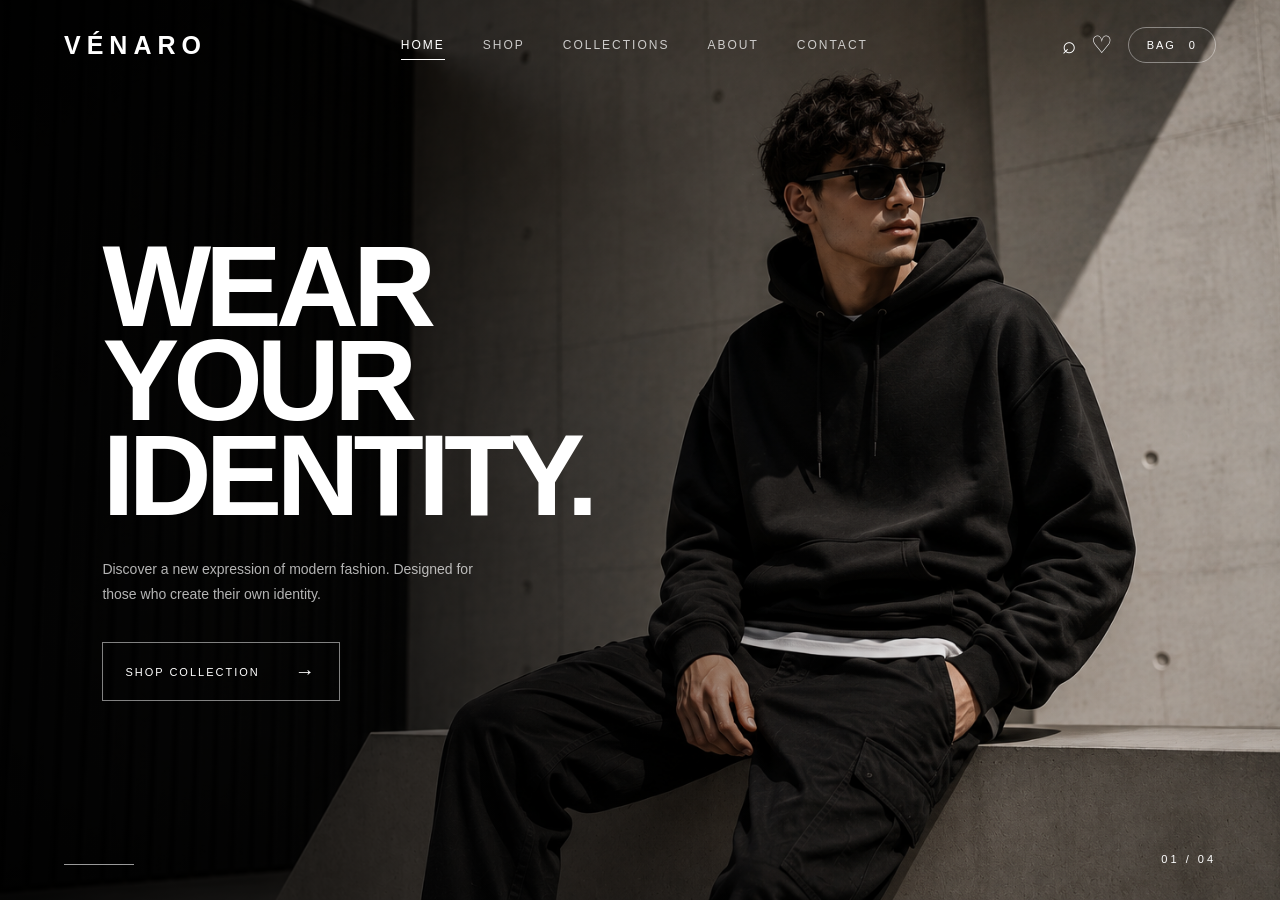
<file: index.html>
<!DOCTYPE html>

<html lang="en">

<head>
    <meta charset="UTF-8">
    <meta name="viewport" content="width=device-width, initial-scale=1.0">

<title>VÉNARO — Wear Your Identity</title>

<link rel="stylesheet" href="css/style.css">

</head>

<body>

<!-- ================= HEADER ================= -->

<header class="header">

    <a href="index.html" class="logo">
        VÉNARO
    </a>

    <nav class="navbar">

        <a href="index.html" class="active">
            Home
        </a>

        <a href="./shop.html">
            Shop
        </a>

        <!-- CHANGED: Collections -->
        <a href="collections.html">
            Collections
        </a>

        <a href="./about.html">
            About
        </a>

        <a href="./contact.html">
            Contact
        </a>

    </nav>

    <div class="header-actions">

        <button class="icon-btn" id="searchBtn">
            ⌕
        </button>

        <button class="icon-btn" id="wishlistBtn">
            ♡
        </button>

        <button class="cart-btn" id="cartBtn">
            Bag <span>0</span>
        </button>

    </div>

</header>


<!-- ================= HERO ================= -->

<main>

    <section class="hero">

        <div class="hero-image">

            <img
                src="images/Hero.png"
                alt="Vénaro Fashion">

        </div>


        <div class="hero-overlay"></div>


        <div class="hero-content">

            

            <h1>

                <span>WEAR</span>

                <span>YOUR</span>

                <span>IDENTITY.</span>

            </h1>


            <p class="hero-description">
                Discover a new expression of modern fashion.
                Designed for those who create their own identity.
            </p>


            <a
                href="./shop.html"
                class="hero-btn">

                <span>
                    SHOP COLLECTION
                </span>

                <span class="arrow">
                    →
                </span>

            </a>

        </div>


        <div class="hero-bottom">

            <div class="scroll-line"></div>

        </div>


        <div class="hero-number">
            01 / 04
        </div>

    </section>


</main>


<script src="js/main.js"></script>

</body>

</html>
</file>
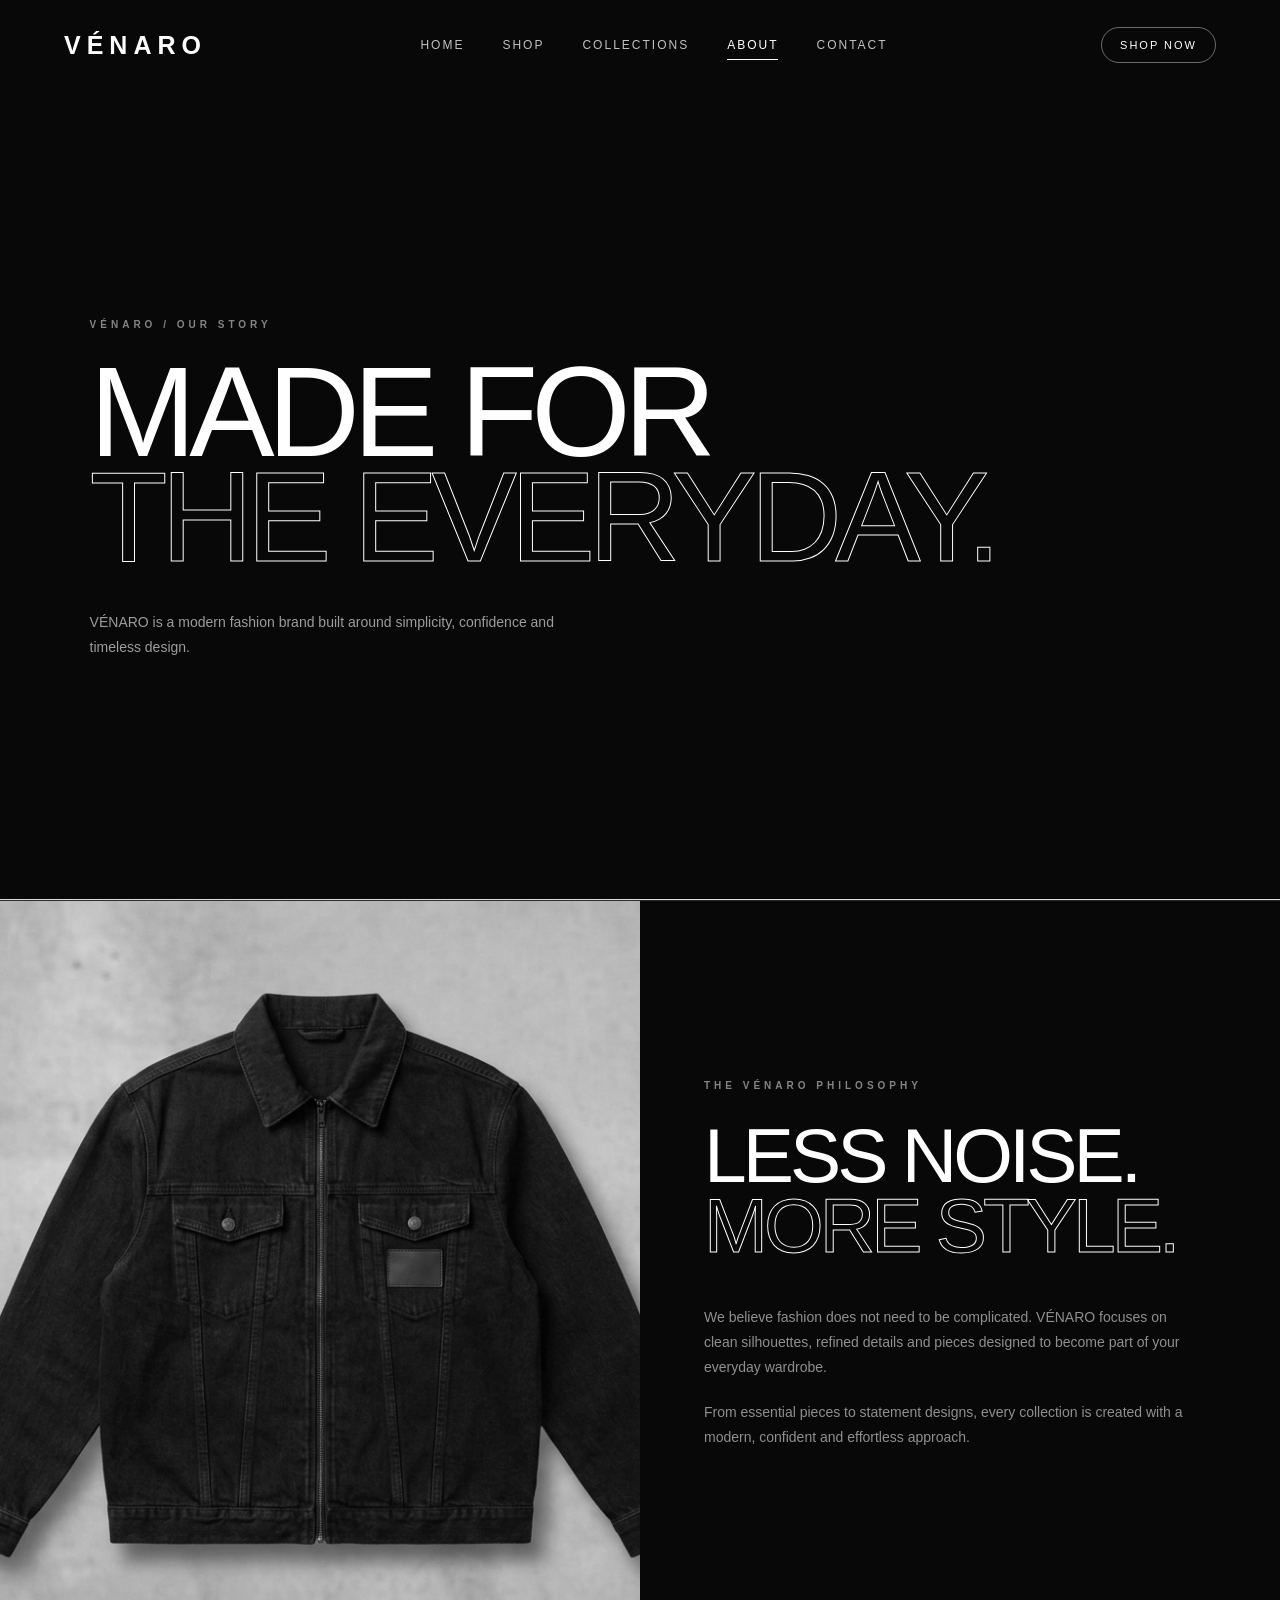
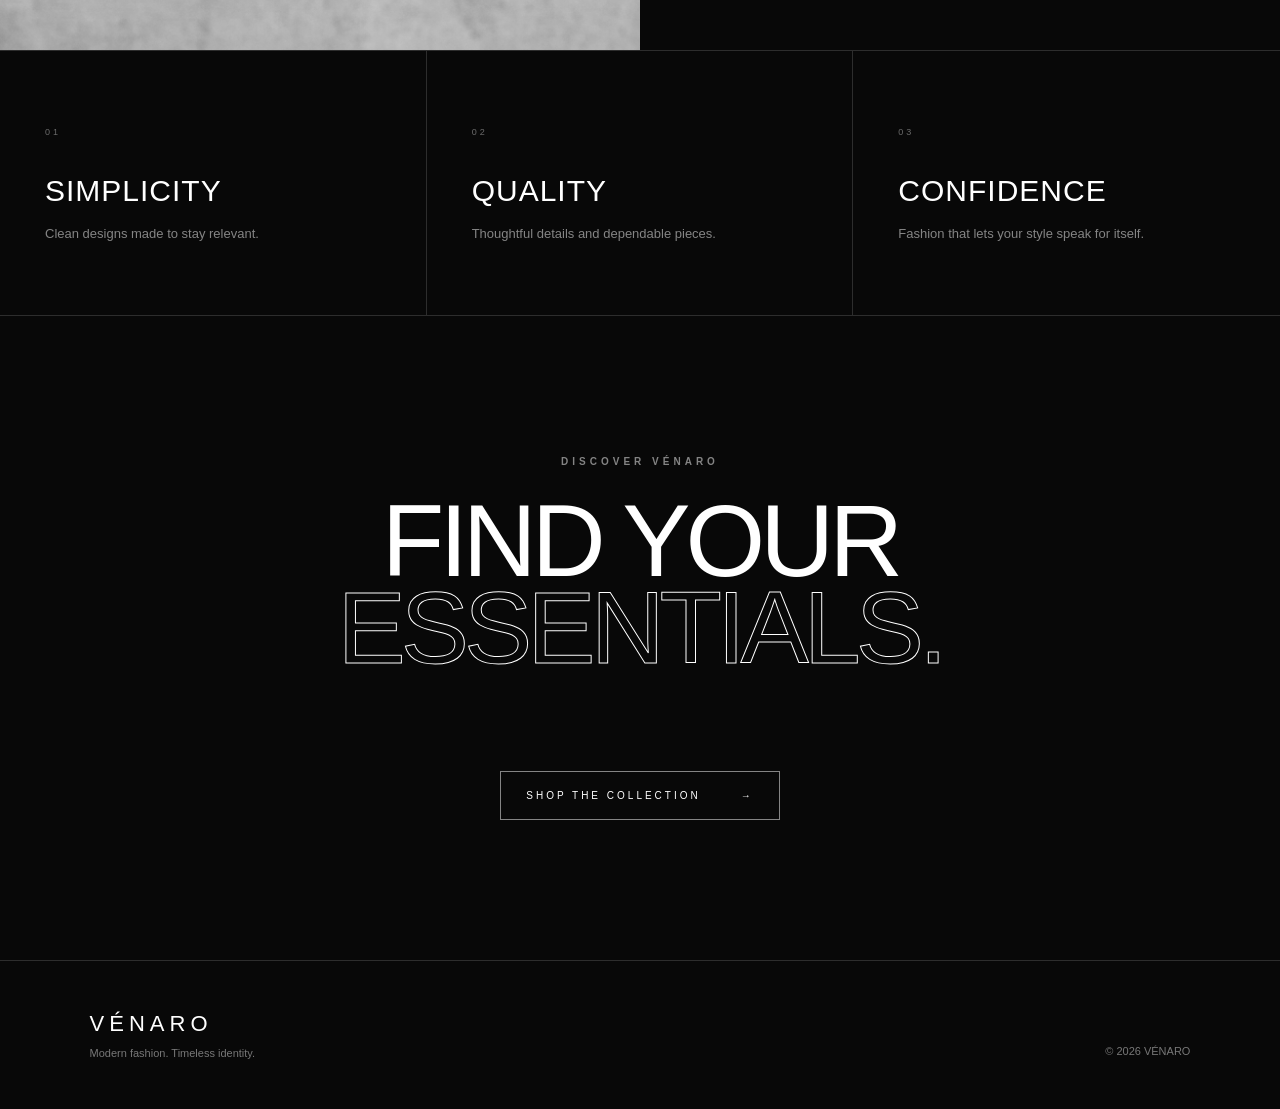
<file: about.html>
<!DOCTYPE html>
<html lang="en">

<head>

    <meta charset="UTF-8">

    <meta
        name="viewport"
        content="width=device-width, initial-scale=1.0">

    <title>About — VÉNARO</title>

    <link
        rel="stylesheet"
        href="css/style.css">

</head>

<body class="about-page">


    <!-- HEADER -->

    <header class="header">

        <a
            href="index.html"
            class="logo">

            VÉNARO

        </a>


        <nav class="navbar">

            <a href="index.html">
                Home
            </a>

            <a href="shop.html">
                Shop
            </a>

            <a href="./collections.html">
                Collections
            </a>

            <a href="about.html" class="active">About</a>

            <a href="./contact.html">
                Contact
            </a>

        </nav>


        <div class="header-actions">

            <a
                href="shop.html"
                class="cart-btn">

                SHOP NOW

            </a>

        </div>

    </header>



    <!-- ABOUT HERO -->

    <main>

        <section class="about-hero">

            <p class="about-label">
                VÉNARO / OUR STORY
            </p>

            <h1>
                MADE FOR
                <span>THE EVERYDAY.</span>
            </h1>

            <p class="about-intro">

                VÉNARO is a modern fashion brand built around
                simplicity, confidence and timeless design.

            </p>

        </section>



        <!-- BRAND STORY -->

        <section class="about-story">

            <div class="about-story-image">

                <img
                    src="images/ESSENTIAL JACKET.jpeg"
                    alt="VÉNARO">

            </div>


            <div class="about-story-content">

                <p class="about-label">
                    THE VÉNARO PHILOSOPHY
                </p>

                <h2>
                    LESS NOISE.
                    <span>MORE STYLE.</span>
                </h2>

                <p>

                    We believe fashion does not need to be
                    complicated.

                    VÉNARO focuses on clean silhouettes,
                    refined details and pieces designed to
                    become part of your everyday wardrobe.

                </p>

                <p>

                    From essential pieces to statement designs,
                    every collection is created with a modern,
                    confident and effortless approach.

                </p>

            </div>

        </section>



        <!-- VALUES -->

        <section class="about-values">

            <div class="about-value">

                <span>01</span>

                <h3>
                    SIMPLICITY
                </h3>

                <p>
                    Clean designs made to stay relevant.
                </p>

            </div>


            <div class="about-value">

                <span>02</span>

                <h3>
                    QUALITY
                </h3>

                <p>
                    Thoughtful details and dependable pieces.
                </p>

            </div>


            <div class="about-value">

                <span>03</span>

                <h3>
                    CONFIDENCE
                </h3>

                <p>
                    Fashion that lets your style speak for itself.
                </p>

            </div>

        </section>



        <!-- CTA -->

        <section class="about-cta">

            <p class="about-label">
                DISCOVER VÉNARO
            </p>

            <h2>
                FIND YOUR
                <span>ESSENTIALS.</span>
            </h2>

            <a
                href="shop.html"
                class="success-shop-btn">

                SHOP THE COLLECTION

                <span>→</span>

            </a>

        </section>

    </main>



    <!-- FOOTER -->

    <footer class="footer">

        <div>

            <strong>
                VÉNARO
            </strong>

            <p>
                Modern fashion.
                Timeless identity.
            </p>

        </div>


        <div>

            <span>
                © 2026 VÉNARO
            </span>

        </div>

    </footer>


</body>

</html>
</file>
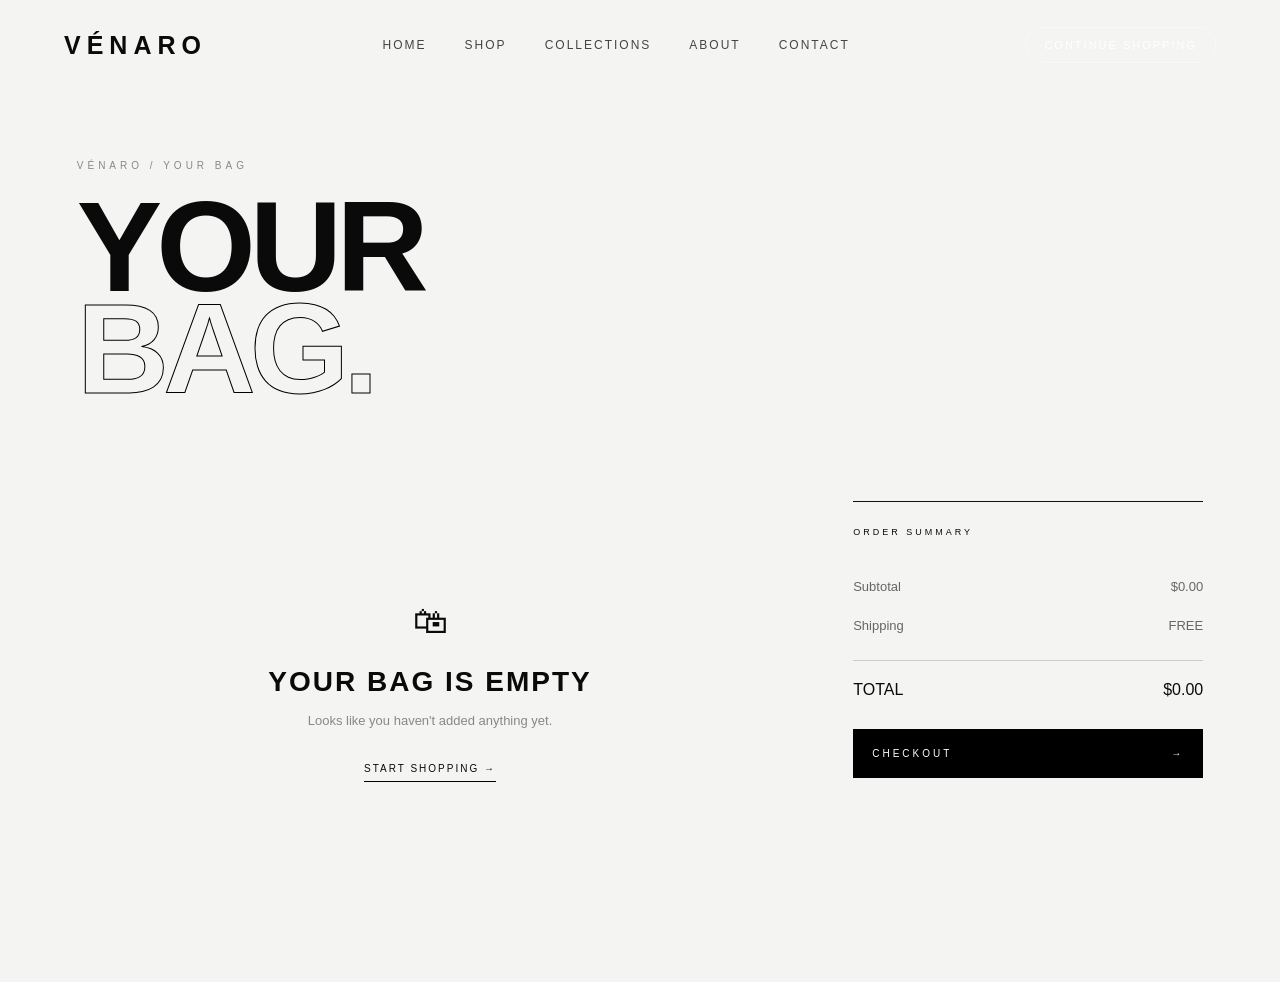
<file: cart.html>
<!DOCTYPE html>
<html lang="en">

<head>

    <meta charset="UTF-8">

    <meta
        name="viewport"
        content="width=device-width, initial-scale=1.0">

    <title>Your Bag — VÉNARO</title>

    <link rel="stylesheet" href="css/style.css">

</head>

<body class="cart-page">


    <!-- HEADER -->

    <header class="header">

        <a href="index.html" class="logo">
            VÉNARO
        </a>


        <nav class="navbar">

            <a href="index.html">
                Home
            </a>

            <a href="shop.html">
                Shop
            </a>

            <a href="./collections.html">
                Collections
            </a>

            <a href="./about.html">
                About
            </a>

            <a href="./contact.html">
                Contact
            </a>

        </nav>


        <div class="header-actions">

            <a href="shop.html" class="cart-btn">
                Continue Shopping
            </a>

        </div>

    </header>



    <!-- CART -->

    <main class="cart-container">

        <div class="cart-title">

            <p>
                VÉNARO / YOUR BAG
            </p>

            <h1>
                YOUR
                <span>BAG.</span>
            </h1>

        </div>


        <div class="cart-layout">


            <!-- PRODUCTS -->

            <section
                class="cart-items"
                id="cartItems">

            </section>


            <!-- SUMMARY -->

            <aside class="cart-summary">

                <p class="summary-label">
                    ORDER SUMMARY
                </p>

                <div class="summary-row">

                    <span>
                        Subtotal
                    </span>

                    <span id="subtotal">
                        $0
                    </span>

                </div>


                <div class="summary-row">

                    <span>
                        Shipping
                    </span>

                    <span>
                        FREE
                    </span>

                </div>


                <div class="summary-total">

                    <span>
                        TOTAL
                    </span>

                    <span id="total">
                        $0
                    </span>

                </div>


                <button
                    class="checkout-btn"
                    id="checkoutBtn">

                    CHECKOUT

                    <span>→</span>

                </button>

            </aside>

        </div>

    </main>


    <script src="js/cart.js"></script>

</body>

</html>
</file>
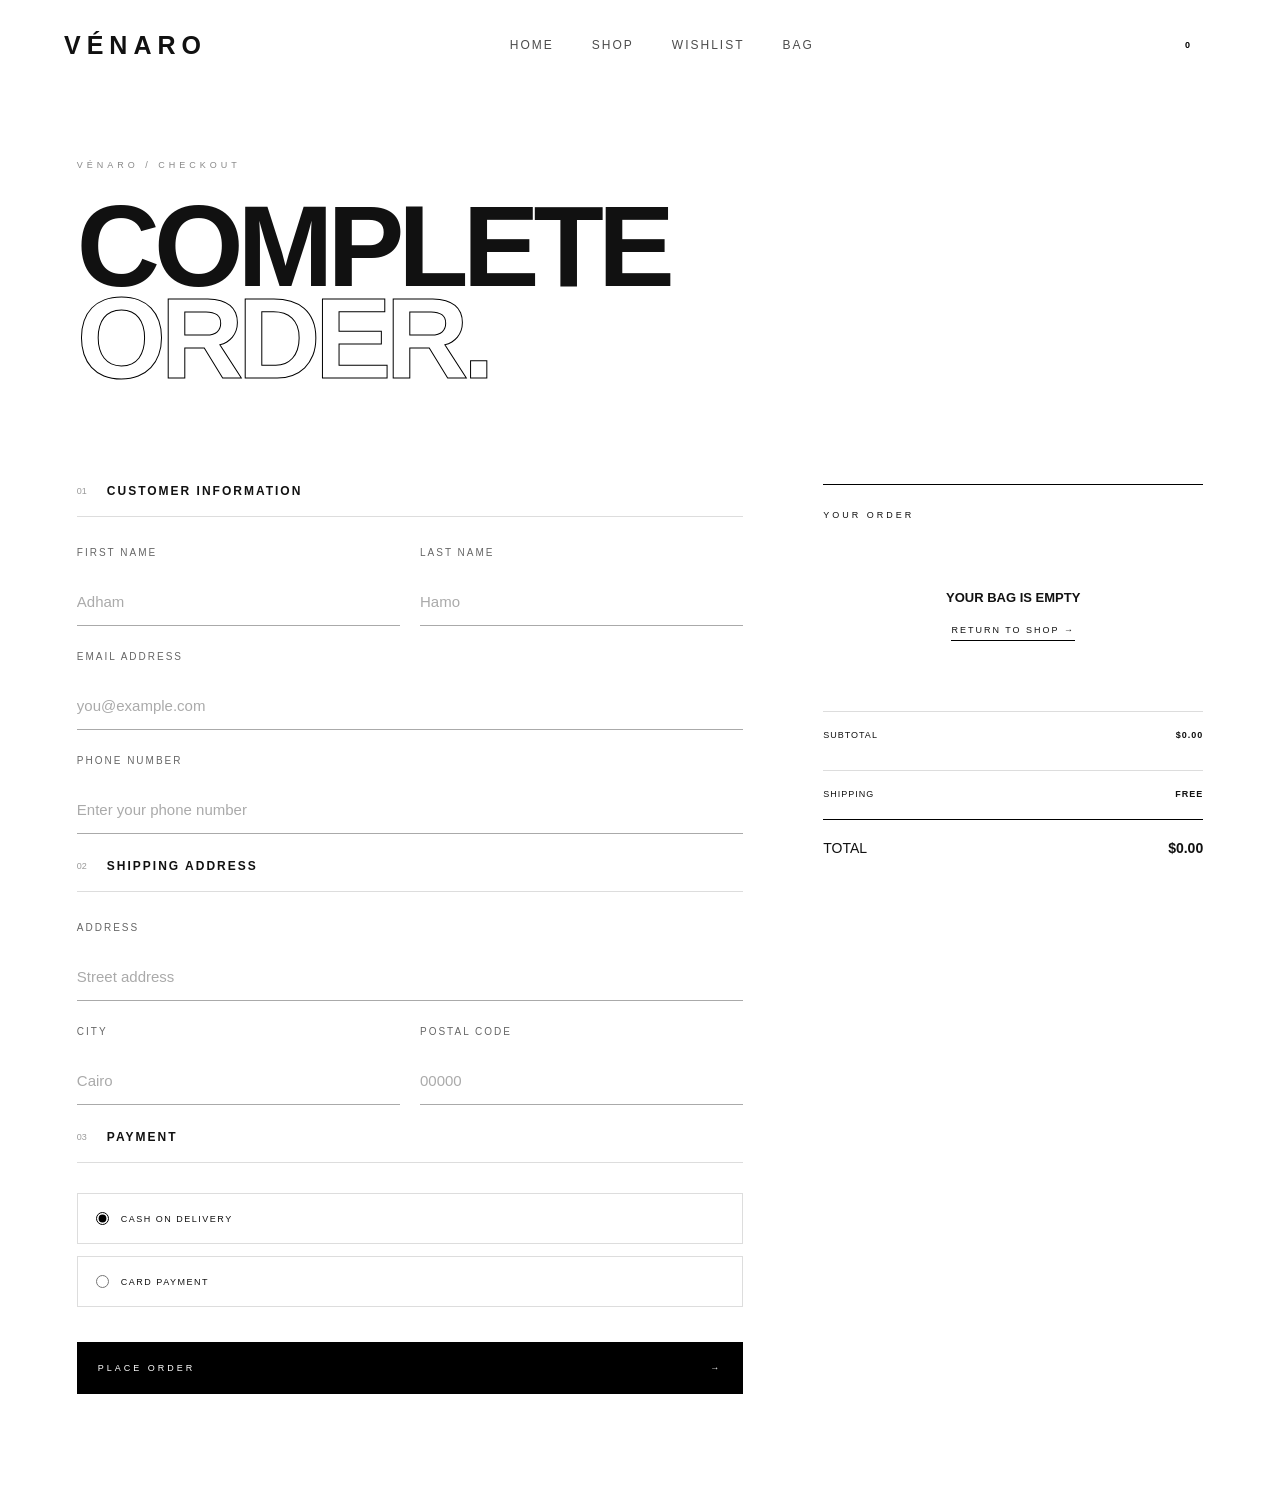
<file: checkout.html>
<!DOCTYPE html>
<html lang="en">

<head>

    <meta charset="UTF-8">

    <meta
        name="viewport"
        content="width=device-width, initial-scale=1.0">

    <title>Checkout — VÉNARO</title>

    <link
        rel="stylesheet"
        href="css/style.css">

</head>


<body class="checkout-page">

    <div class="checkout-page-wrapper">

    </div>


    <!-- HEADER -->

    <header class="header">

        <a
            href="index.html"
            class="logo">

            VÉNARO

        </a>


        <nav class="navbar">

            <a href="index.html">
                Home
            </a>

            <a href="shop.html">
                Shop
            </a>

            <a href="wishlist.html">
                Wishlist
            </a>

            <a href="cart.html">
                Bag
            </a>

        </nav>


        <div class="header-actions">

            <a
                href="cart.html"
                class="cart-btn">

                BAG

                <span id="cartCount">
                    0
                </span>

            </a>

        </div>

    </header>



    <!-- CHECKOUT -->

    <main class="checkout-container">


        <section class="checkout-heading">

            <p>
                VÉNARO / CHECKOUT
            </p>

            <h1>

                COMPLETE
                <span>ORDER.</span>

            </h1>

        </section>



        <div class="checkout-layout">


            <!-- CUSTOMER INFORMATION -->

            <section class="checkout-form">

                <div class="checkout-section-title">

                    <span>
                        01
                    </span>

                    <h2>
                        CUSTOMER INFORMATION
                    </h2>

                </div>


                <div class="form-row">

                    <div class="form-group">

                        <label>
                            FIRST NAME
                        </label>

                        <input
                            type="text"
                            id="firstName"
                            placeholder="Adham">

                    </div>


                    <div class="form-group">

                        <label>
                            LAST NAME
                        </label>

                        <input
                            type="text"
                            id="lastName"
                            placeholder="Hamo">

                    </div>

                </div>


                <div class="form-group">

                    <label>
                        EMAIL ADDRESS
                    </label>

                    <input
                        type="email"
                        id="email"
                        placeholder="you@example.com">

                </div>


                <div class="form-group">

    <label for="phone">
        PHONE NUMBER
    </label>

    <input
        type="text"
        id="phone"
        name="phone"
        placeholder="Enter your phone number"
        style="
            pointer-events: auto !important;
            user-select: text !important;
            position: relative;
            z-index: 9999;
        ">

</div>



                <!-- SHIPPING -->

                <div class="checkout-section-title">

                    <span>
                        02
                    </span>

                    <h2>
                        SHIPPING ADDRESS
                    </h2>

                </div>


                <div class="form-group">

                    <label>
                        ADDRESS
                    </label>

                    <input
                        type="text"
                        id="address"
                        placeholder="Street address">

                </div>


                <div class="form-row">

                    <div class="form-group">

                        <label>
                            CITY
                        </label>

                        <input
                            type="text"
                            id="city"
                            placeholder="Cairo">

                    </div>


                    <div class="form-group">

                        <label>
                            POSTAL CODE
                        </label>

                        <input
                            type="text"
                            id="postalCode"
                            placeholder="00000">

                    </div>

                </div>



                <!-- PAYMENT -->

                <div class="checkout-section-title">

                    <span>
                        03
                    </span>

                    <h2>
                        PAYMENT
                    </h2>

                </div>


                <div class="payment-method">

                    <label class="payment-option">

                        <input
                            type="radio"
                            name="payment"
                            value="cash"
                            checked>

                        <span>
                            CASH ON DELIVERY
                        </span>

                    </label>


                    <label class="payment-option">

                        <input
                            type="radio"
                            name="payment"
                            value="card">

                        <span>
                            CARD PAYMENT
                        </span>

                    </label>

                </div>


                <button
                    class="place-order-btn"
                    id="placeOrderBtn">

                    PLACE ORDER

                    <span>
                        →
                    </span>

                </button>

            </section>



            <!-- ORDER SUMMARY -->

            <aside class="checkout-summary">

                <p class="summary-label">
                    YOUR ORDER
                </p>


                <div
                    id="checkoutItems"
                    class="checkout-items">

                </div>


                <div class="checkout-summary-line">

                    <span>
                        SUBTOTAL
                    </span>

                    <strong id="checkoutSubtotal">
                        $0.00
                    </strong>

                </div>


                <div class="checkout-summary-line">

                    <span>
                        SHIPPING
                    </span>

                    <strong>
                        FREE
                    </strong>

                </div>


                <div class="checkout-total">

                    <span>
                        TOTAL
                    </span>

                    <strong id="checkoutTotal">
                        $0.00
                    </strong>

                </div>

            </aside>

        </div>

    </main>



    <script
        src="js/checkout.js"></script>

</body>

</html>
</file>
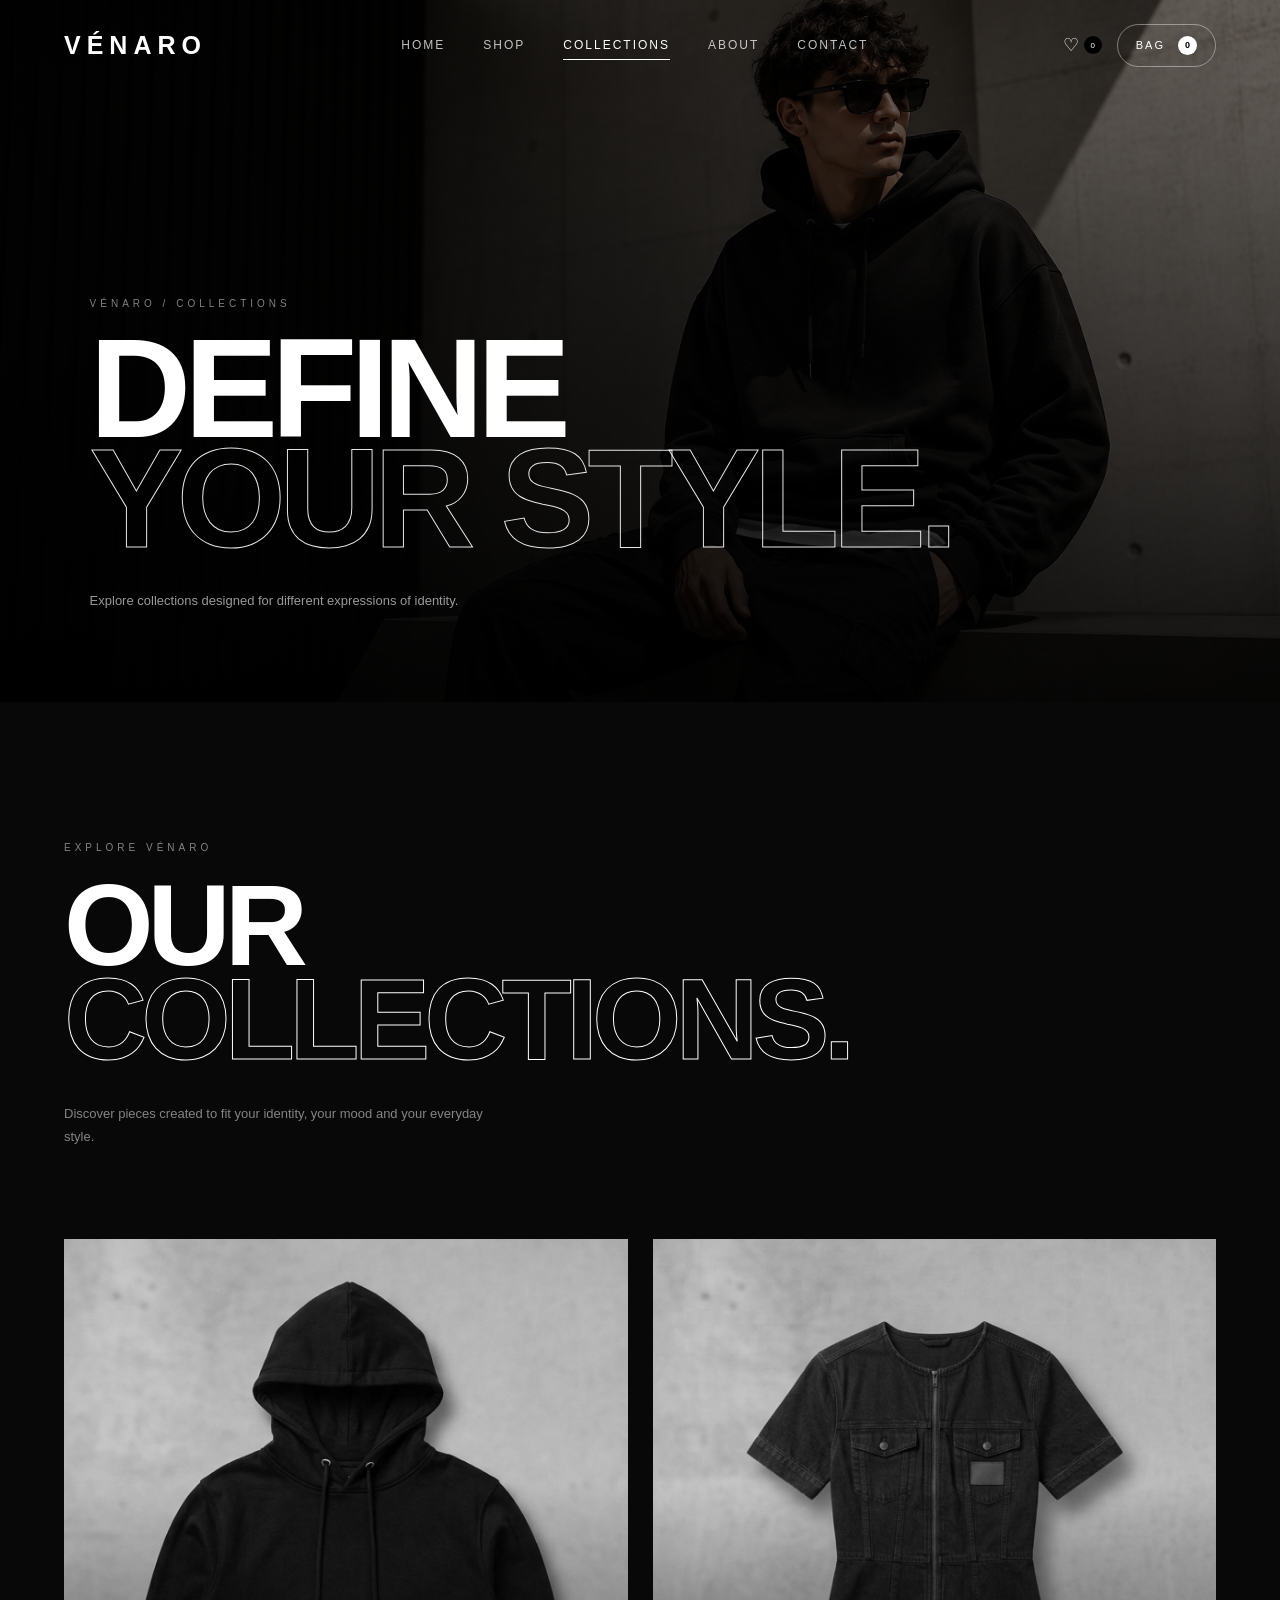
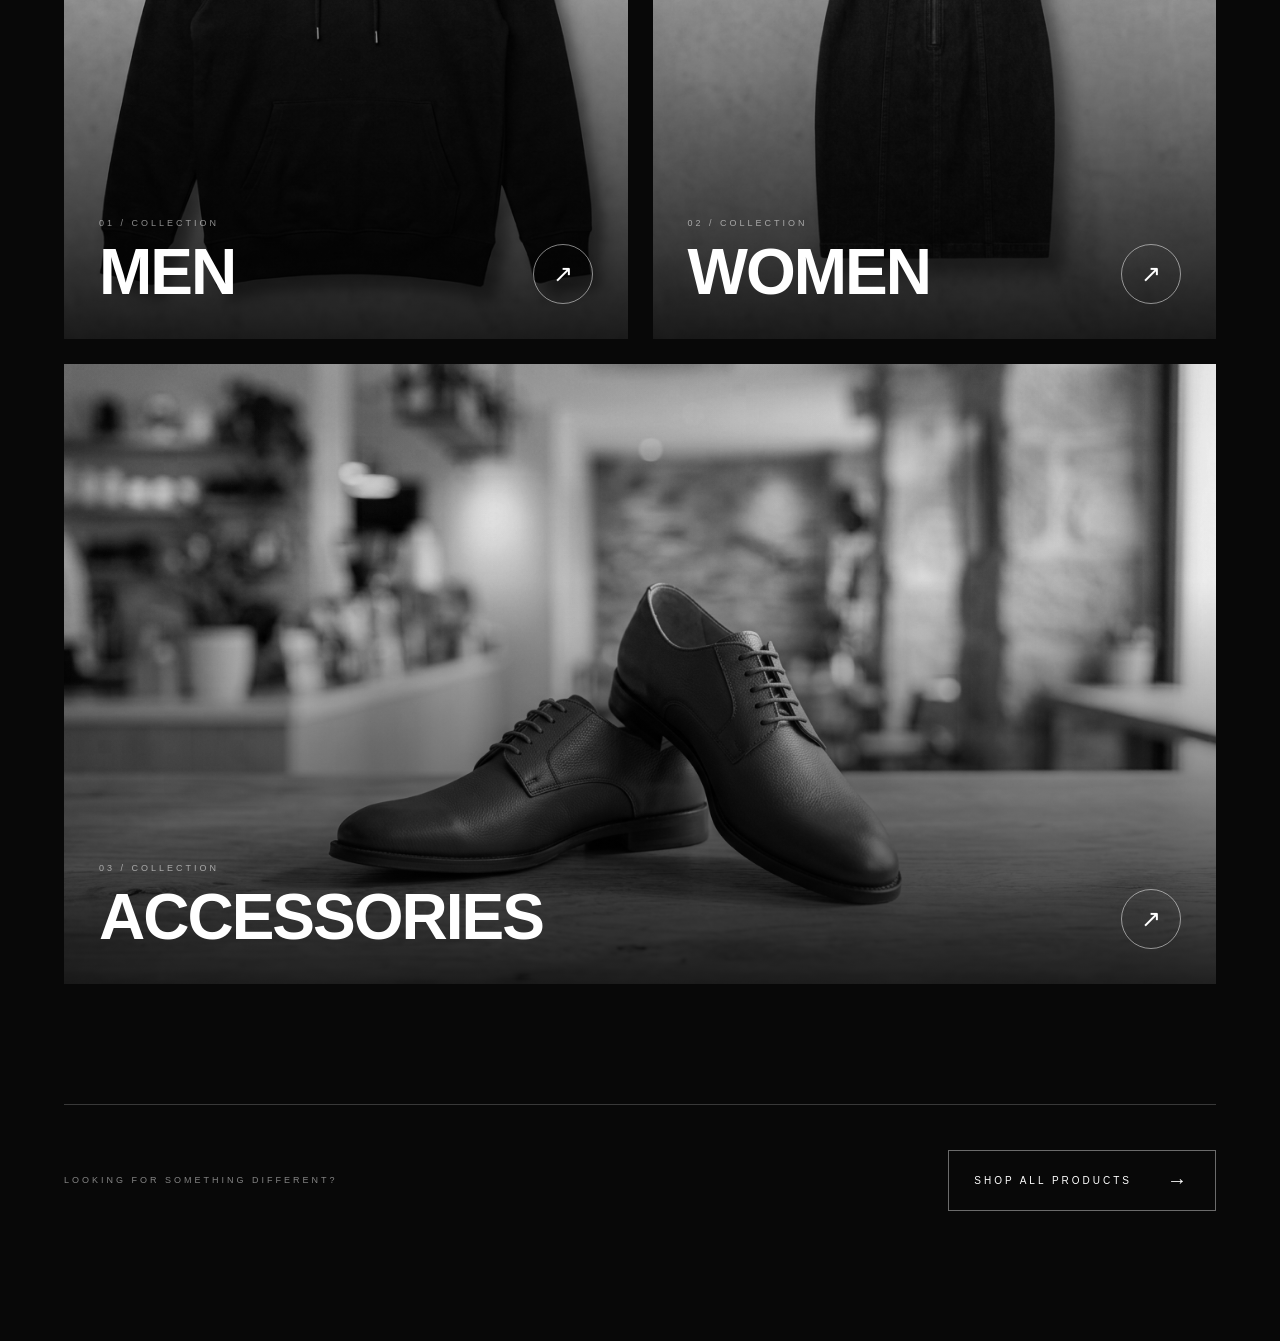
<file: collections.html>
<!DOCTYPE html>
<html lang="en">

<head>
    <meta charset="UTF-8">
    <meta name="viewport" content="width=device-width, initial-scale=1.0">

    <title>Collections — VÉNARO</title>

    <link rel="stylesheet" href="css/style.css">
</head>

<body class="collections-page">

    <!-- ================= HEADER ================= -->

    <header class="header">

        <a href="index.html" class="logo">
            VÉNARO
        </a>

        <nav class="navbar">

            <a href="index.html">
                Home
            </a>

            <a href="shop.html">
                Shop
            </a>

            <a href="collections.html" class="active">
                Collections
            </a>

            <a href="./about.html">
                About
            </a>

            <a href="./contact.html">
                Contact
            </a>

        </nav>

        <div class="header-actions">

            <a href="wishlist.html" class="wishlist-header-btn">
                ♡
                <span id="wishlistCount">0</span>
            </a>

            <a href="cart.html" class="cart-btn">
                BAG
                <span id="cartCount">0</span>
            </a>

        </div>

    </header>


    <!-- ================= HERO ================= -->

    <section class="collections-hero">

        <div class="collections-hero-content">

            <p class="section-label">
                VÉNARO / COLLECTIONS
            </p>

            <h1>
                DEFINE
                <span>YOUR STYLE.</span>
            </h1>

            <p>
                Explore collections designed for different
                expressions of identity.
            </p>

        </div>

    </section>


    <!-- ================= COLLECTIONS ================= -->

    <main class="collections-container">

        <section class="collections-heading">

            <p class="section-label">
                EXPLORE VÉNARO
            </p>

            <h2>
                OUR
                <span>COLLECTIONS.</span>
            </h2>

            <p>
                Discover pieces created to fit your identity,
                your mood and your everyday style.
            </p>

        </section>


        <section class="collections-grid">

            <!-- MEN -->

            <a href="shop.html?category=men" class="collection-large-card">

                <div class="collection-card-image">

                    <img
                        src="./images/SIGNATURE HOODIE.jpeg"
                        alt="Men Collection">

                </div>

                <div class="collection-card-content">

                    <div>

                        <span>01 / COLLECTION</span>

                        <h3>
                            MEN
                        </h3>

                    </div>

                    <span class="collection-card-arrow">
                        ↗
                    </span>

                </div>

            </a>


            <!-- WOMEN -->

            <a href="shop.html?category=women" class="collection-large-card">

                <div class="collection-card-image">

                    <img
                        src="images/SIGNATURE DRESS.jpeg"
                        alt="Women Collection">

                </div>

                <div class="collection-card-content">

                    <div>

                        <span>02 / COLLECTION</span>

                        <h3>
                            WOMEN
                        </h3>

                    </div>

                    <span class="collection-card-arrow">
                        ↗
                    </span>

                </div>

            </a>


            <!-- ACCESSORIES -->

            <a href="shop.html?category=accessories" class="collection-large-card">

                <div class="collection-card-image">

                    <img
                        src="images/VÉNARO SHOES.jpeg"
                        alt="Accessories Collection">

                </div>

                <div class="collection-card-content">

                    <div>

                        <span>03 / COLLECTION</span>

                        <h3>
                            ACCESSORIES
                        </h3>

                    </div>

                    <span class="collection-card-arrow">
                        ↗
                    </span>

                </div>

            </a>

        </section>


        <!-- SHOP ALL -->

        <section class="collections-bottom">

            <p>
                LOOKING FOR SOMETHING DIFFERENT?
            </p>

            <a href="shop.html" class="outline-btn">
                SHOP ALL PRODUCTS
                <span>→</span>
            </a>

        </section>

    </main>


    <script src="js/main.js"></script>

</body>

</html>
</file>
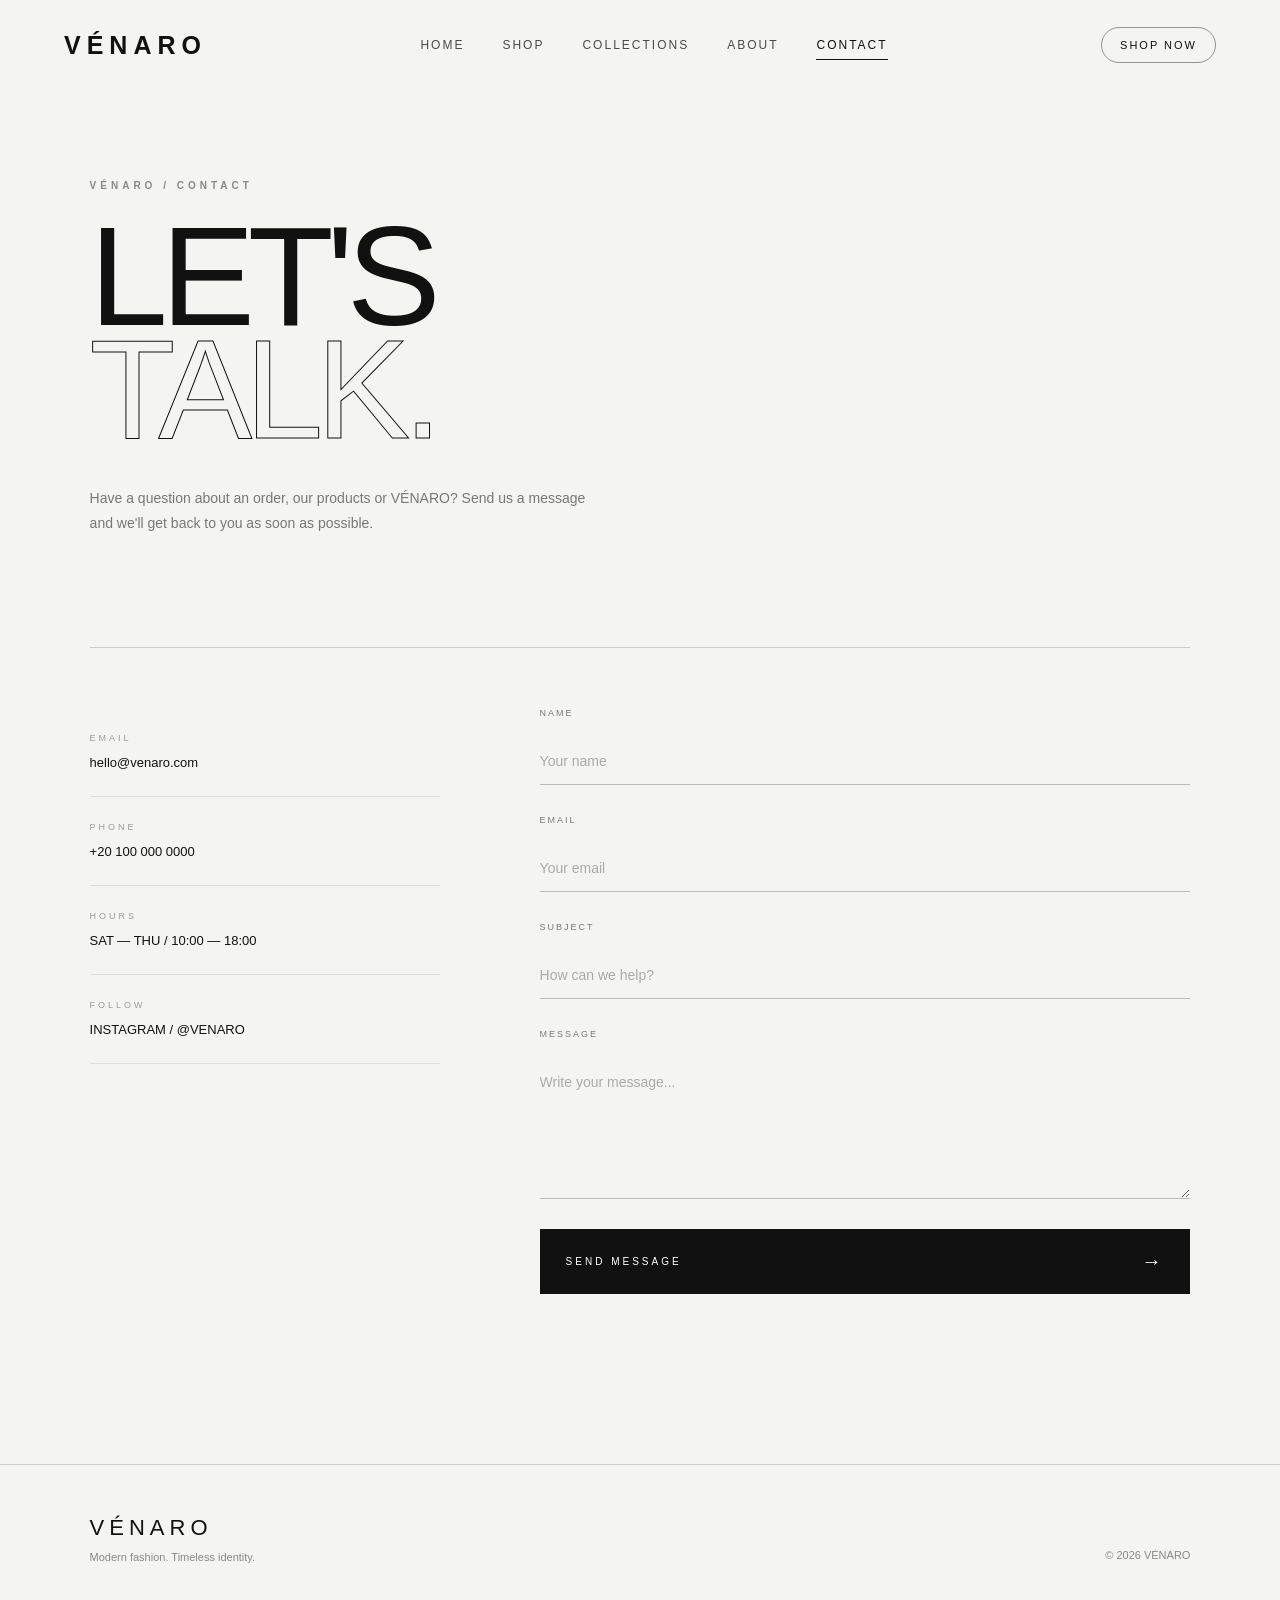
<file: contact.html>
<!DOCTYPE html>
<html lang="en">

<head>

    <meta charset="UTF-8">

    <meta
        name="viewport"
        content="width=device-width, initial-scale=1.0">

    <title>Contact — VÉNARO</title>

    <link
        rel="stylesheet"
        href="css/style.css">

</head>

<body class="contact-page">


    <!-- HEADER -->

    <header class="header">

        <a
            href="index.html"
            class="logo">

            VÉNARO

        </a>


        <nav class="navbar">

    <a href="index.html">Home</a>

    <a href="shop.html">Shop</a>

    <a href="collections.html">Collections</a>

    <a href="about.html">About</a>

    <a href="contact.html" class="active">Contact</a>

</nav>


        <div class="header-actions">

            <a
                href="shop.html"
                class="cart-btn">

                SHOP NOW

            </a>

        </div>

    </header>



    <!-- CONTACT -->

    <main class="contact-container">


        <section class="contact-hero">

            <p class="about-label">
                VÉNARO / CONTACT
            </p>

            <h1>
                LET'S
                <span>TALK.</span>
            </h1>

            <p>

                Have a question about an order,
                our products or VÉNARO?

                Send us a message and we'll get back
                to you as soon as possible.

            </p>

        </section>



        <section class="contact-content">


            <!-- CONTACT INFO -->

            <div class="contact-info">

                <div class="contact-item">

                    <span>
                        EMAIL
                    </span>

                    <strong>
                        hello@venaro.com
                    </strong>

                </div>


                <div class="contact-item">

                    <span>
                        PHONE
                    </span>

                    <strong>
                        +20 100 000 0000
                    </strong>

                </div>


                <div class="contact-item">

                    <span>
                        HOURS
                    </span>

                    <strong>
                        SAT — THU / 10:00 — 18:00
                    </strong>

                </div>


                <div class="contact-item">

                    <span>
                        FOLLOW
                    </span>

                    <strong>
                        INSTAGRAM / @VENARO
                    </strong>

                </div>

            </div>



            <!-- CONTACT FORM -->

            <form
                class="contact-form"
                id="contactForm">


                <div class="form-group">

                    <label for="contactName">
                        NAME
                    </label>

                    <input
                        type="text"
                        id="contactName"
                        name="name"
                        placeholder="Your name"
                        required>

                </div>


                <div class="form-group">

                    <label for="contactEmail">
                        EMAIL
                    </label>

                    <input
                        type="email"
                        id="contactEmail"
                        name="email"
                        placeholder="Your email"
                        required>

                </div>


                <div class="form-group">

                    <label for="contactSubject">
                        SUBJECT
                    </label>

                    <input
                        type="text"
                        id="contactSubject"
                        name="subject"
                        placeholder="How can we help?"
                        required>

                </div>


                <div class="form-group">

                    <label for="contactMessage">
                        MESSAGE
                    </label>

                    <textarea
                        id="contactMessage"
                        name="message"
                        rows="6"
                        placeholder="Write your message..."
                        required></textarea>

                </div>


                <button
                    type="submit"
                    class="contact-submit">

                    SEND MESSAGE

                    <span>
                        →
                    </span>

                </button>


                <p
                    id="contactStatus"
                    class="contact-status">
                </p>


            </form>

        </section>

    </main>



    <!-- FOOTER -->

    <footer class="footer">

        <div>

            <strong>
                VÉNARO
            </strong>

            <p>
                Modern fashion.
                Timeless identity.
            </p>

        </div>


        <div>

            <span>
                © 2026 VÉNARO
            </span>

        </div>

    </footer>



    <script>

        const contactForm =
            document.getElementById("contactForm");

        const contactStatus =
            document.getElementById("contactStatus");


        contactForm.addEventListener(
            "submit",
            function(event) {

                event.preventDefault();

                contactStatus.textContent =
                    "MESSAGE SENT — THANK YOU.";

                contactForm.reset();

            }
        );

    </script>


</body>

</html>
</file>
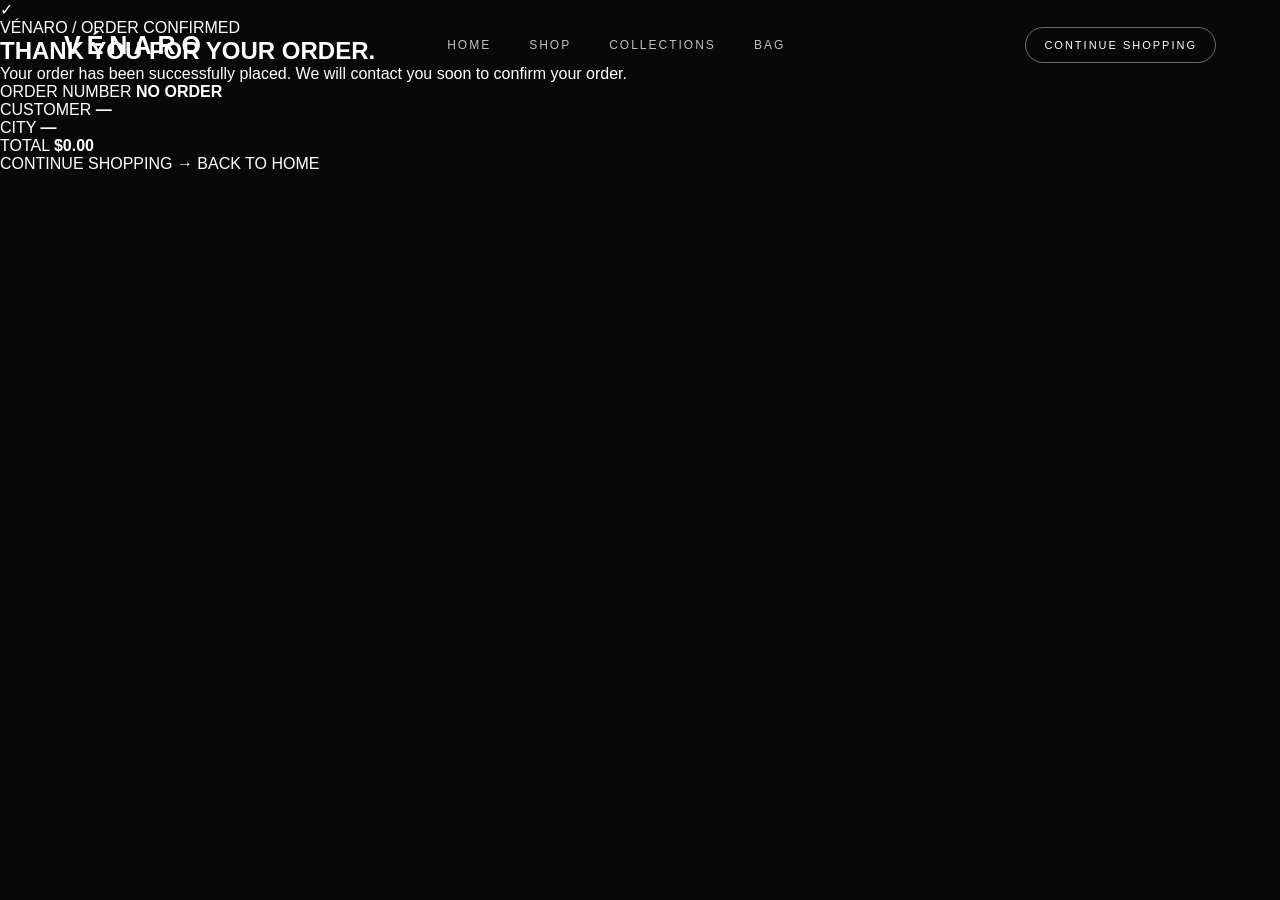
<file: success.html>
<!DOCTYPE html>

<html lang="en">

<head>

<meta charset="UTF-8">

<meta
    name="viewport"
    content="width=device-width, initial-scale=1.0">

<title>Order Confirmed — VÉNARO</title>

<link
    rel="stylesheet"
    href="css/style.css">

</head>

<body class="success-page">

<!-- HEADER -->

<header class="header">

    <a
        href="index.html"
        class="logo">

        VÉNARO

    </a>


    <nav class="navbar">

        <a href="index.html">
            Home
        </a>

        <a href="shop.html">
            Shop
        </a>

        <a href="shop.html">
            Collections
        </a>

        <a href="cart.html">
            Bag
        </a>

    </nav>


    <div class="header-actions">

        <a
            href="shop.html"
            class="cart-btn">

            CONTINUE SHOPPING

        </a>

    </div>

</header>



<!-- SUCCESS -->

<main class="success-container">


    <section class="success-card">


        <div class="success-icon">

            ✓

        </div>


        <p class="success-label">

            VÉNARO / ORDER CONFIRMED

        </p>


        <h1>

            THANK YOU
            <span>FOR YOUR ORDER.</span>

        </h1>


        <p class="success-message">

            Your order has been successfully placed.
            We will contact you soon to confirm your order.

        </p>


        <!-- ORDER NUMBER -->

        <div class="order-number-box">

            <span>
                ORDER NUMBER
            </span>

            <strong id="orderNumber">
                —
            </strong>

        </div>



        <!-- CUSTOMER -->

        <div class="success-details">

            <div>

                <span>
                    CUSTOMER
                </span>

                <strong id="customerName">
                    —
                </strong>

            </div>


            <div>

                <span>
                    CITY
                </span>

                <strong id="customerCity">
                    —
                </strong>

            </div>


            <div>

                <span>
                    TOTAL
                </span>

                <strong id="orderTotal">
                    $0.00
                </strong>

            </div>

        </div>



        <!-- ACTIONS -->

        <div class="success-actions">

            <a
                href="shop.html"
                class="success-shop-btn">

                CONTINUE SHOPPING

                <span>
                    →
                </span>

            </a>


            <a
                href="index.html"
                class="success-home-btn">

                BACK TO HOME

            </a>

        </div>


    </section>

</main>



<script src="js/success.js"></script>

</body>

</html>
</file>
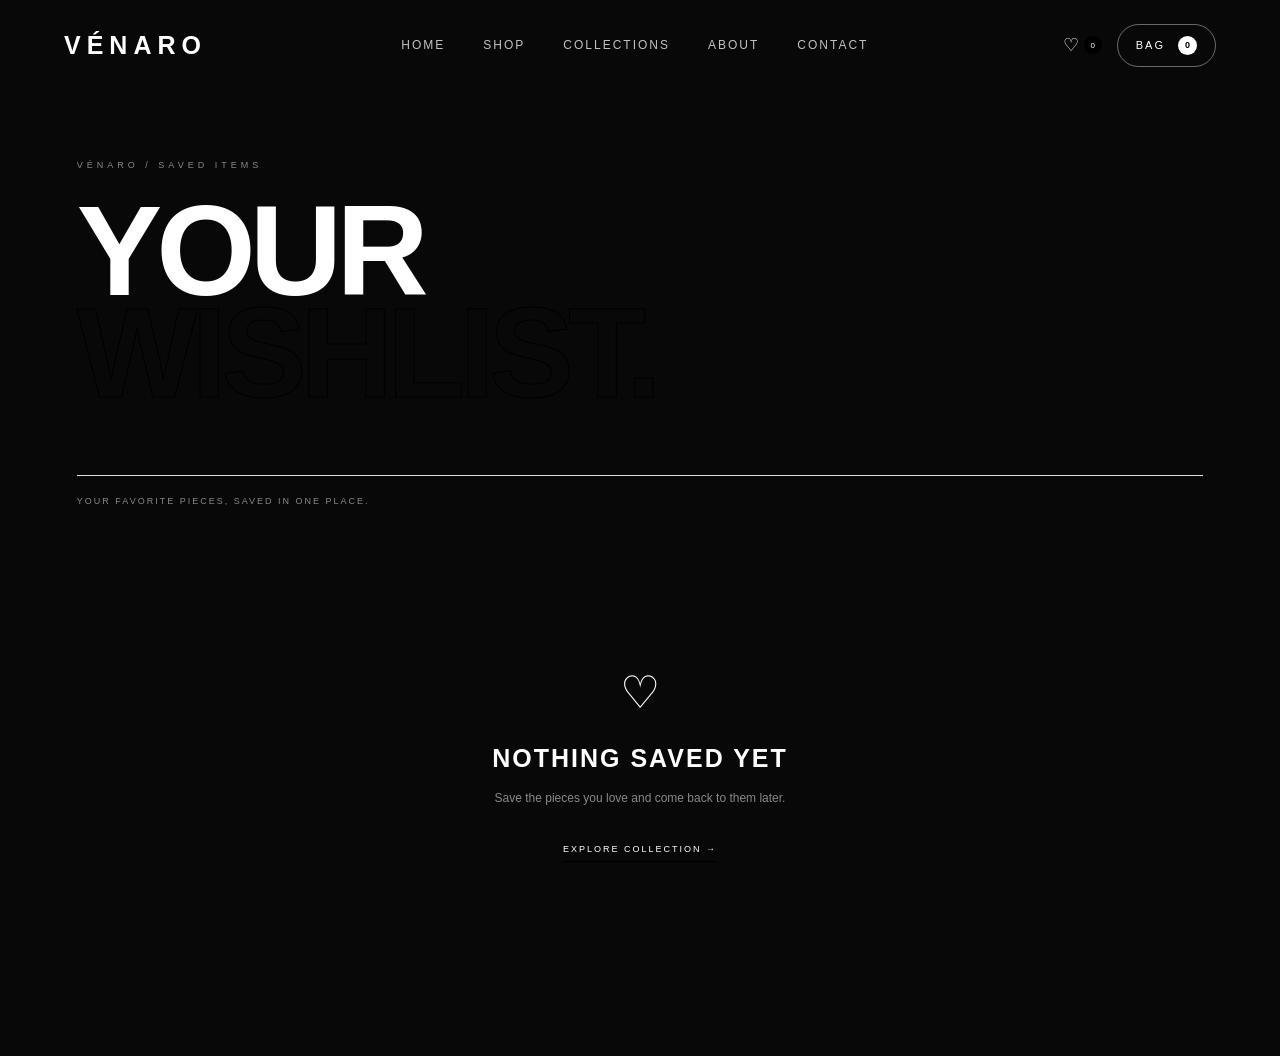
<file: wishlist.html>
<!DOCTYPE html>
<html lang="en">

<head>

    <meta charset="UTF-8">

    <meta
        name="viewport"
        content="width=device-width, initial-scale=1.0">

    <title>Wishlist — VÉNARO</title>

    <link
        rel="stylesheet"
        href="css/style.css">

</head>


<body class="wishlist-page">


    <!-- ============================= -->
    <!-- HEADER -->
    <!-- ============================= -->

    <header class="header">

        <a
            href="index.html"
            class="logo">

            VÉNARO

        </a>


        <nav class="navbar">

            <a href="index.html">
                Home
            </a>

            <a href="shop.html">
                Shop
            </a>

            <a href="./collections.html">
                Collections
            </a>

            <a href="./about.html">
                About
            </a>

            <a href="./contact.html">
                Contact
            </a>

        </nav>


        <div class="header-actions">

            <a
                href="wishlist.html"
                class="wishlist-header-btn">

                ♡

                <span id="wishlistCount">
                    0
                </span>

            </a>


            <a
                href="cart.html"
                class="cart-btn">

                BAG

                <span id="cartCount">
                    0
                </span>

            </a>

        </div>

    </header>



    <!-- ============================= -->
    <!-- WISHLIST -->
    <!-- ============================= -->

    <main class="wishlist-container">


        <section class="wishlist-heading">

            <p>
                VÉNARO / SAVED ITEMS
            </p>


            <h1>

                YOUR

                <span>
                    WISHLIST.
                </span>

            </h1>


            <div class="wishlist-line"></div>


            <p
                class="wishlist-description"
                id="wishlistDescription">

                YOUR FAVORITE PIECES,
                SAVED IN ONE PLACE.

            </p>

        </section>



        <!-- PRODUCTS -->

        <section
            class="wishlist-grid"
            id="wishlistGrid">

        </section>


    </main>



    <script
        src="js/wishlist.js">
    </script>

</body>

</html>
</file>
<file: css/style.css>
/* =========================
   RESET
========================= */

* {
    margin: 0;
    padding: 0;
    box-sizing: border-box;
}

html {
    scroll-behavior: smooth;
}

body {
    font-family: Arial, Helvetica, sans-serif;
    background: #080808;
    color: #ffffff;
    overflow-x: hidden;
}

a {
    text-decoration: none;
    color: inherit;
}

button {
    font-family: inherit;
}


/* =========================
   HEADER
========================= */

.header {

    position: fixed;

    top: 0;
    left: 0;

    width: 100%;

    height: 90px;

    padding: 0 5%;

    display: flex;

    align-items: center;

    justify-content: space-between;

    z-index: 100;

    animation: headerReveal 1s ease forwards;

    opacity: 0;
}


/* LOGO */

.logo {

    font-size: 25px;

    font-weight: 700;

    letter-spacing: 6px;

    position: relative;

    transition: 0.4s ease;
}

.logo:hover {

    letter-spacing: 9px;

}


/* NAVBAR */

.navbar {

    display: flex;

    gap: 38px;
}

.navbar a {

    font-size: 12px;

    text-transform: uppercase;

    letter-spacing: 2px;

    position: relative;

    opacity: 0.75;

    transition: 0.4s ease;
}

.navbar a:hover,
.navbar a.active {

    opacity: 1;

}


/* NAV UNDERLINE */

.navbar a::after {

    content: "";

    position: absolute;

    left: 0;

    bottom: -8px;

    width: 0;

    height: 1px;

    background: #ffffff;

    transition: 0.4s ease;
}

.navbar a:hover::after,
.navbar a.active::after {

    width: 100%;

}


/* HEADER ACTIONS */

.header-actions {

    display: flex;

    align-items: center;

    gap: 15px;
}

.icon-btn {

    border: none;

    background: transparent;

    color: #ffffff;

    font-size: 24px;

    cursor: pointer;

    transition: 0.3s ease;
}

.icon-btn:hover {

    transform: scale(1.2);

}


.cart-btn {

    background: transparent;

    color: #ffffff;

    border: 1px solid rgba(255,255,255,0.4);

    padding: 11px 18px;

    border-radius: 30px;

    font-size: 11px;

    letter-spacing: 2px;

    text-transform: uppercase;

    cursor: pointer;

    transition: 0.4s ease;
}

.cart-btn span {

    margin-left: 6px;

}

.cart-btn:hover {

    background: #ffffff;

    color: #000000;

}


/* =========================
   HERO
========================= */

.hero {

    position: relative;

    width: 100%;

    height: 100vh;

    min-height: 700px;

    overflow: hidden;

    display: flex;

    align-items: center;
}


/* HERO IMAGE */

.hero-image {

    position: absolute;

    inset: 0;

    overflow: hidden;
}

.hero-image img {

    width: 100%;

    height: 100%;

    object-fit: cover;

    object-position: center;

    animation: heroZoom 12s ease-out forwards;
}


/* =========================
   DARK OVERLAY
========================= */

.hero-overlay {

    position: absolute;

    inset: 0;

    background:
        linear-gradient(
            90deg,
            rgba(0,0,0,0.85) 0%,
            rgba(0,0,0,0.55) 35%,
            rgba(0,0,0,0.08) 75%
        );

    z-index: 2;
}


/* =========================
   HERO CONTENT
========================= */

.hero-content {

    position: relative;

    z-index: 5;

    width: 50%;

    margin-left: 8%;

    margin-top: 40px;
}


/* SMALL TEXT */

.hero-small {

    font-size: 11px;

    letter-spacing: 4px;

    margin-bottom: 25px;

    opacity: 0;

    animation: slideUp 1s ease 0.5s forwards;
}


/* MAIN TITLE */

.hero h1 {

    display: flex;

    flex-direction: column;

    font-size: clamp(65px, 9vw, 145px);

    line-height: 0.82;

    letter-spacing: -6px;

    font-weight: 800;

    overflow: hidden;
}

.hero h1 span {

    display: block;

    opacity: 0;

    transform: translateY(100%);

}

.hero h1 span:nth-child(1) {

    animation: titleReveal 1s cubic-bezier(.16,1,.3,1) 0.7s forwards;
}

.hero h1 span:nth-child(2) {

    animation: titleReveal 1s cubic-bezier(.16,1,.3,1) 0.85s forwards;
}

.hero h1 span:nth-child(3) {

    animation: titleReveal 1s cubic-bezier(.16,1,.3,1) 1s forwards;
}


/* DESCRIPTION */

.hero-description {

    max-width: 390px;

    margin-top: 35px;

    font-size: 14px;

    line-height: 1.8;

    color: rgba(255,255,255,0.7);

    opacity: 0;

    animation: slideUp 1s ease 1.3s forwards;
}


/* =========================
   HERO BUTTON
========================= */

.hero-btn {

    display: inline-flex;

    align-items: center;

    gap: 35px;

    margin-top: 35px;

    padding: 17px 22px;

    border: 1px solid rgba(255,255,255,0.5);

    font-size: 11px;

    letter-spacing: 2px;

    transition: 0.5s ease;

    opacity: 0;

    animation: slideUp 1s ease 1.5s forwards;
}

.hero-btn .arrow {

    font-size: 20px;

    transition: 0.4s ease;
}

.hero-btn:hover {

    background: #ffffff;

    color: #000000;

    padding-left: 30px;

}

.hero-btn:hover .arrow {

    transform: translateX(8px);

}


/* =========================
   BOTTOM
========================= */

.hero-bottom {

    position: absolute;

    bottom: 35px;

    left: 5%;

    z-index: 5;

    display: flex;

    align-items: center;

    gap: 15px;

    font-size: 9px;

    letter-spacing: 3px;

    opacity: 0;

    animation: slideUp 1s ease 1.8s forwards;
}

.scroll-line {

    width: 70px;

    height: 1px;

    background: rgba(255,255,255,0.6);

    position: relative;

    overflow: hidden;
}

.scroll-line::after {

    content: "";

    position: absolute;

    left: -100%;

    width: 100%;

    height: 100%;

    background: #ffffff;

    animation: scrollLine 2s ease-in-out infinite;
}


/* NUMBER */

.hero-number {

    position: absolute;

    right: 5%;

    bottom: 35px;

    z-index: 5;

    font-size: 11px;

    letter-spacing: 3px;

    opacity: 0;

    animation: slideUp 1s ease 1.8s forwards;
}


/* =========================
   ANIMATIONS
========================= */

@keyframes headerReveal {

    from {
        opacity: 0;
        transform: translateY(-30px);
    }

    to {
        opacity: 1;
        transform: translateY(0);
    }

}


@keyframes heroZoom {

    from {
        transform: scale(1.08);
    }

    to {
        transform: scale(1);
    }

}


@keyframes titleReveal {

    to {

        opacity: 1;

        transform: translateY(0);

    }

}


@keyframes slideUp {

    from {

        opacity: 0;

        transform: translateY(30px);

    }

    to {

        opacity: 1;

        transform: translateY(0);

    }

}


@keyframes scrollLine {

    0% {
        left: -100%;
    }

    50% {
        left: 0;
    }

    100% {
        left: 100%;
    }

}


/* =========================
   RESPONSIVE
========================= */

@media (max-width: 900px) {

    .navbar {

        display: none;

    }

    .header {

        padding: 0 25px;

    }

    .hero-content {

        width: 80%;

        margin-left: 7%;

    }

    .hero h1 {

        font-size: clamp(55px, 13vw, 100px);

    }

    .hero-image img {

        object-position: 60% center;

    }

}


@media (max-width: 600px) {

    .header {

        height: 75px;

    }

    .logo {

        font-size: 20px;

        letter-spacing: 4px;

    }

    .icon-btn {

        display: none;

    }

    .hero-content {

        width: 90%;

        margin-left: 6%;

    }

    .hero h1 {

        font-size: 60px;

        letter-spacing: -3px;

    }

    .hero-description {

        font-size: 13px;

        max-width: 300px;

    }

    .hero-bottom {

        display: none;

    }

}

/* =================================================
   NEW COLLECTION
================================================= */

.collection-section {

    position: relative;

    background: #080808;

    padding: 150px 5% 130px;

    overflow: hidden;

}


/* ================= HEADING ================= */

.collection-heading {

    max-width: 850px;

    margin-bottom: 80px;

}

.section-label {

    font-size: 10px;

    letter-spacing: 4px;

    color: rgba(255,255,255,0.5);

    margin-bottom: 25px;

}

.collection-heading h2 {

    font-size: clamp(60px, 10vw, 150px);

    line-height: 0.8;

    letter-spacing: -7px;

    font-weight: 800;

}

.collection-heading h2 span {

    display: block;

    color: transparent;

    -webkit-text-stroke: 1px #ffffff;

}

.section-description {

    max-width: 430px;

    margin-top: 40px;

    color: rgba(255,255,255,0.55);

    font-size: 14px;

    line-height: 1.8;

}


/* ================= GRID ================= */

.collection-grid {

    display: grid;

    grid-template-columns: repeat(3, 1fr);

    gap: 20px;

}


/* ================= CARD ================= */

.collection-card {

    position: relative;

    display: block;

    overflow: hidden;

    background: #111;

}


/* ================= IMAGE ================= */

.collection-image {

    height: 620px;

    overflow: hidden;

    position: relative;

}

.collection-image::after {

    content: "";

    position: absolute;

    inset: 0;

    background: linear-gradient(
        to top,
        rgba(0,0,0,0.7),
        transparent 50%
    );

    transition: 0.5s ease;

}

.collection-image img {

    width: 100%;

    height: 100%;

    object-fit: cover;

    filter: grayscale(100%);

    transition:
        transform 1s cubic-bezier(.16,1,.3,1),
        filter 0.7s ease;

}


/* ================= HOVER ================= */

.collection-card:hover img {

    transform: scale(1.08);

    filter: grayscale(0%);

}

.collection-card:hover .collection-image::after {

    background: linear-gradient(
        to top,
        rgba(0,0,0,0.9),
        transparent 65%
    );

}


/* ================= INFO ================= */

.collection-info {

    position: absolute;

    bottom: 0;

    left: 0;

    width: 100%;

    padding: 30px;

    z-index: 2;

    display: flex;

    justify-content: space-between;

    align-items: flex-end;

}

.collection-info span {

    font-size: 10px;

    letter-spacing: 3px;

    color: rgba(255,255,255,0.55);

}

.collection-info h3 {

    margin-top: 8px;

    font-size: 32px;

    letter-spacing: 2px;

}

.collection-arrow {

    width: 45px;

    height: 45px;

    border: 1px solid rgba(255,255,255,0.5);

    border-radius: 50%;

    display: flex;

    align-items: center;

    justify-content: center;

    font-size: 20px !important;

    color: #fff !important;

    transition: 0.5s ease;

}

.collection-card:hover .collection-arrow {

    background: #fff;

    color: #000 !important;

    transform: rotate(45deg);

}


/* ================= BUTTON ================= */

.collection-button {

    display: flex;

    justify-content: center;

    margin-top: 70px;

}

.outline-btn {

    display: inline-flex;

    align-items: center;

    gap: 35px;

    padding: 18px 25px;

    border: 1px solid rgba(255,255,255,0.4);

    font-size: 10px;

    letter-spacing: 3px;

    transition: 0.5s ease;

}

.outline-btn span {

    font-size: 20px;

    transition: 0.4s ease;

}

.outline-btn:hover {

    background: #fff;

    color: #000;

}

.outline-btn:hover span {

    transform: translateX(8px);

}


/* =================================================
   SCROLL REVEAL
================================================= */

.reveal {

    opacity: 0;

    transform: translateY(80px);

    transition:
        opacity 1s ease,
        transform 1s cubic-bezier(.16,1,.3,1);

}

.reveal.active {

    opacity: 1;

    transform: translateY(0);

}


/* =================================================
   RESPONSIVE
================================================= */

@media (max-width: 900px) {

    .collection-section {

        padding: 100px 5%;

    }

    .collection-grid {

        grid-template-columns: 1fr;

    }

    .collection-image {

        height: 550px;

    }

    .collection-heading h2 {

        letter-spacing: -4px;

    }

}


@media (max-width: 600px) {

    .collection-section {

        padding: 80px 20px;

    }

    .collection-heading {

        margin-bottom: 50px;

    }

    .collection-heading h2 {

        font-size: 60px;

    }

    .collection-image {

        height: 480px;

    }

}

/* =================================================
   SHOP PAGE
================================================= */

.shop-page {
    background: #f4f4f2;
    color: #0a0a0a;
}


/* ================= SHOP HERO ================= */

.shop-hero {

    min-height: 70vh;

    background:
        linear-gradient(
            rgba(0,0,0,0.55),
            rgba(0,0,0,0.55)
        ),
        url("../images/Hero.png");

    background-size: cover;

    background-position: center;

    display: flex;

    align-items: flex-end;

    padding: 0 7% 80px;

    color: #fff;

}


.shop-hero-content {

    max-width: 800px;

}


.shop-label {

    font-size: 10px;

    letter-spacing: 4px;

    margin-bottom: 25px;

}


.shop-hero h1 {

    font-size: clamp(65px, 10vw, 150px);

    line-height: 0.8;

    letter-spacing: -6px;

}


.shop-hero h1 span {

    display: block;

    color: transparent;

    -webkit-text-stroke: 1px #fff;

}


.shop-hero-content > p:last-child {

    max-width: 400px;

    margin-top: 35px;

    color: rgba(255,255,255,0.7);

    line-height: 1.7;

}


/* ================= SHOP CONTAINER ================= */

.shop-container {

    padding: 100px 5%;

}


/* ================= TOP BAR ================= */

.shop-top {

    display: flex;

    justify-content: space-between;

    align-items: center;

    gap: 30px;

    margin-bottom: 60px;

}


.categories {

    display: flex;

    gap: 30px;

    flex-wrap: wrap;

}


.category-btn {

    border: none;

    background: transparent;

    font-size: 11px;

    letter-spacing: 2px;

    cursor: pointer;

    padding-bottom: 8px;

    position: relative;

    color: #777;

}


.category-btn::after {

    content: "";

    position: absolute;

    bottom: 0;

    left: 0;

    width: 0;

    height: 1px;

    background: #000;

    transition: 0.4s ease;

}


.category-btn:hover,
.category-btn.active {

    color: #000;

}


.category-btn.active::after {

    width: 100%;

}


/* ================= TOOLS ================= */

.shop-tools {

    display: flex;

    gap: 15px;

}


.search-box {

    position: relative;

}


.search-box input {

    width: 210px;

    border: none;

    border-bottom: 1px solid #aaa;

    background: transparent;

    padding: 10px 30px 10px 0;

    outline: none;

    font-size: 12px;

}


.search-box span {

    position: absolute;

    right: 5px;

    top: 8px;

}


#sortProducts {

    border: 1px solid #ccc;

    background: transparent;

    padding: 10px;

    outline: none;

    font-size: 11px;

}


/* ================= COUNT ================= */

.products-header {

    border-bottom: 1px solid #ddd;

    padding-bottom: 20px;

    margin-bottom: 35px;

}


.products-header span {

    font-size: 10px;

    letter-spacing: 3px;

    color: #777;

}


/* ================= PRODUCTS ================= */

.products-grid {

    display: grid;

    grid-template-columns:
        repeat(3, 1fr);

    gap: 55px 20px;

}


/* ================= PRODUCT CARD ================= */

.product-card {

    animation: productReveal 0.8s
        cubic-bezier(.16,1,.3,1)
        forwards;

    opacity: 0;

}


.product-image {

    position: relative;

    height: 520px;

    overflow: hidden;

    background: #ddd;

}


.product-image img {

    width: 100%;

    height: 100%;

    object-fit: cover;

    filter: grayscale(100%);

    transition:
        transform 0.8s
        cubic-bezier(.16,1,.3,1),
        filter 0.6s ease;

}


.product-card:hover
.product-image img {

    transform: scale(1.06);

    filter: grayscale(0%);

}


/* ================= WISHLIST ================= */

.wishlist-product {

    position: absolute;

    top: 20px;

    right: 20px;

    width: 42px;

    height: 42px;

    border: 1px solid rgba(255,255,255,0.6);

    background: rgba(0,0,0,0.2);

    color: #fff;

    border-radius: 50%;

    font-size: 21px;

    cursor: pointer;

    z-index: 2;

    transition: 0.4s ease;

}


.wishlist-product:hover {

    background: #fff;

    color: #000;

    transform: scale(1.1);

}


/* ================= QUICK VIEW ================= */

.quick-view {

    position: absolute;

    left: 20px;

    bottom: 20px;

    border: 1px solid #fff;

    background: #fff;

    color: #000;

    padding: 13px 18px;

    font-size: 9px;

    letter-spacing: 2px;

    cursor: pointer;

    transform: translateY(70px);

    opacity: 0;

    transition: 0.5s ease;

}


.product-card:hover .quick-view {

    transform: translateY(0);

    opacity: 1;

}


/* ================= INFO ================= */

.product-info {

    display: flex;

    justify-content: space-between;

    align-items: flex-start;

    padding: 20px 0 15px;

}


.product-category {

    text-transform: uppercase;

    font-size: 9px;

    letter-spacing: 2px;

    color: #999;

    margin-bottom: 8px;

}


.product-info h3 {

    font-size: 15px;

    letter-spacing: 1px;

}


.product-price {

    font-size: 14px;

}


/* ================= ADD CART ================= */

.add-cart {

    width: 100%;

    border: 1px solid #111;

    background: transparent;

    padding: 15px;

    cursor: pointer;

    font-size: 10px;

    letter-spacing: 3px;

    display: flex;

    justify-content: space-between;

    transition: 0.4s ease;

}


.add-cart span {

    font-size: 18px;

    transition: 0.4s ease;

}


.add-cart:hover {

    background: #000;

    color: #fff;

}


.add-cart:hover span {

    transform: translateX(7px);

}


/* ================= NO PRODUCTS ================= */

.no-products {

    grid-column: 1 / -1;

    text-align: center;

    padding: 100px 20px;

}


.no-products h2 {

    font-size: 35px;

    letter-spacing: 3px;

}


.no-products p {

    color: #777;

    margin-top: 15px;

}


/* ================= ANIMATION ================= */

@keyframes productReveal {

    from {

        opacity: 0;

        transform: translateY(40px);

    }

    to {

        opacity: 1;

        transform: translateY(0);

    }

}


/* ================= RESPONSIVE ================= */

@media (max-width: 1000px) {

    .products-grid {

        grid-template-columns:
            repeat(2, 1fr);

    }

    .shop-top {

        align-items: flex-start;

        flex-direction: column;

    }

}


@media (max-width: 600px) {

    .shop-hero {

        min-height: 60vh;

        padding: 0 25px 50px;

    }

    .shop-hero h1 {

        font-size: 65px;

    }

    .shop-container {

        padding: 70px 20px;

    }

    .products-grid {

        grid-template-columns: 1fr;

    }

    .product-image {

        height: 500px;

    }

    .shop-tools {

        width: 100%;

        flex-direction: column;

    }

    .search-box input {

        width: 100%;

    }

}


/* =================================================
   QUICK VIEW MODAL
================================================= */

body.modal-open {
    overflow: hidden;
}


.quick-modal {

    position: fixed;

    inset: 0;

    z-index: 999;

    display: flex;

    align-items: center;

    justify-content: center;

    visibility: hidden;

    opacity: 0;

    transition:
        opacity 0.5s ease,
        visibility 0.5s ease;

}


.quick-modal.show {

    visibility: visible;

    opacity: 1;

}


/* OVERLAY */

.quick-modal-overlay {

    position: absolute;

    inset: 0;

    background: rgba(0,0,0,0.75);

    backdrop-filter: blur(8px);

}


/* CONTENT */

.quick-modal-content {

    position: relative;

    z-index: 2;

    width: min(1000px, 90%);

    max-height: 90vh;

    overflow: auto;

    background: #f4f4f2;

    color: #0a0a0a;

    display: grid;

    grid-template-columns: 1fr 1fr;

    transform: translateY(60px) scale(0.96);

    opacity: 0;

    transition:
        transform 0.6s
        cubic-bezier(.16,1,.3,1),
        opacity 0.5s ease;

}


.quick-modal.show
.quick-modal-content {

    transform: translateY(0) scale(1);

    opacity: 1;

}


/* CLOSE */

.modal-close {

    position: absolute;

    top: 18px;

    right: 18px;

    width: 42px;

    height: 42px;

    border: 1px solid #aaa;

    border-radius: 50%;

    background: rgba(255,255,255,0.8);

    font-size: 25px;

    cursor: pointer;

    z-index: 5;

    transition: 0.4s ease;

}


.modal-close:hover {

    background: #000;

    color: #fff;

    transform: rotate(90deg);

}


/* IMAGE */

.modal-image {

    height: 650px;

    overflow: hidden;

    background: #ddd;

}


.modal-image img {

    width: 100%;

    height: 100%;

    object-fit: cover;

}


/* DETAILS */

.modal-details {

    padding: 70px 50px;

    display: flex;

    flex-direction: column;

    justify-content: center;

}


.modal-category {

    font-size: 9px;

    letter-spacing: 3px;

    color: #888;

    text-transform: uppercase;

    margin-bottom: 18px;

}


.modal-details h2 {

    font-size: 38px;

    line-height: 1;

    letter-spacing: -1px;

}


.modal-price {

    font-size: 20px;

    margin-top: 18px;

}


.modal-description {

    margin-top: 25px;

    color: #777;

    font-size: 13px;

    line-height: 1.8;

    max-width: 380px;

}


/* OPTIONS */

.option-group {

    margin-top: 30px;

}


.option-group > p,
.quantity-area > p {

    font-size: 9px;

    letter-spacing: 2px;

    margin-bottom: 12px;

    color: #777;

}


.size-options {

    display: flex;

    gap: 8px;

}


.size-btn {

    width: 45px;

    height: 42px;

    background: transparent;

    border: 1px solid #ccc;

    cursor: pointer;

    transition: 0.3s ease;

}


.size-btn:hover,
.size-btn.active {

    background: #000;

    color: #fff;

    border-color: #000;

}


/* COLORS */

.color-options {

    display: flex;

    gap: 10px;

}


.color-btn {

    width: 30px;

    height: 30px;

    border-radius: 50%;

    border: 2px solid transparent;

    cursor: pointer;

}


.color-btn.black {

    background: #000;

}


.color-btn.white {

    background: #fff;

    border: 1px solid #bbb;

}


.color-btn.active {

    outline: 2px solid #000;

    outline-offset: 3px;

}


/* QUANTITY */

.quantity-area {

    margin-top: 30px;

    display: flex;

    justify-content: space-between;

    align-items: center;

}


.quantity {

    display: flex;

    align-items: center;

    border: 1px solid #ccc;

}


.quantity button {

    width: 38px;

    height: 38px;

    border: none;

    background: transparent;

    cursor: pointer;

    font-size: 18px;

}


.quantity span {

    width: 35px;

    text-align: center;

    font-size: 13px;

}


/* ACTIONS */

.modal-actions {

    display: flex;

    gap: 10px;

    margin-top: 35px;

}


.modal-wishlist {

    width: 55px;

    border: 1px solid #111;

    background: transparent;

    font-size: 22px;

    cursor: pointer;

    transition: 0.4s ease;

}


.modal-wishlist:hover {

    background: #000;

    color: #fff;

}


.modal-add {

    flex: 1;

    border: 1px solid #000;

    background: #000;

    color: #fff;

    padding: 17px;

    cursor: pointer;

    font-size: 10px;

    letter-spacing: 3px;

    display: flex;

    align-items: center;

    justify-content: space-between;

    transition: 0.4s ease;

}


.modal-add span {

    font-size: 18px;

    transition: 0.4s ease;

}


.modal-add:hover {

    background: transparent;

    color: #000;

}


.modal-add:hover span {

    transform: translateX(8px);

}


/* MOBILE */

@media (max-width: 800px) {

    .quick-modal-content {

        grid-template-columns: 1fr;

        width: 92%;

        max-height: 92vh;

    }


    .modal-image {

        height: 380px;

    }


    .modal-details {

        padding: 40px 25px;

    }


    .modal-details h2 {

        font-size: 30px;

    }

}


/* =================================================
   CART PAGE
================================================= */

.cart-page {
    background: #f4f4f2;
    color: #0a0a0a;
}


.cart-container {

    padding: 160px 6% 100px;

}


.cart-title p {

    font-size: 10px;

    letter-spacing: 4px;

    color: #888;

    margin-bottom: 25px;

}


.cart-title h1 {

    font-size: clamp(65px, 10vw, 140px);

    line-height: .8;

    letter-spacing: -6px;

}


.cart-title h1 span {

    display: block;

    color: transparent;

    -webkit-text-stroke: 1px #000;

}


.cart-layout {

    margin-top: 100px;

    display: grid;

    grid-template-columns:
        1fr 350px;

    gap: 70px;

}


.cart-item {

    position: relative;

    display: grid;

    grid-template-columns:
        180px 1fr;

    gap: 25px;

    padding: 25px 0;

    border-bottom: 1px solid #ddd;

}


.cart-item-image {

    width: 180px;

    height: 220px;

    overflow: hidden;

    background: #ddd;

}


.cart-item-image img {

    width: 100%;

    height: 100%;

    object-fit: cover;

}


.cart-item-info p {

    font-size: 9px;

    letter-spacing: 2px;

    color: #999;

    text-transform: uppercase;

}


.cart-item-info h2 {

    margin: 10px 0 20px;

    font-size: 20px;

}


.cart-item-info span {

    display: block;

    font-size: 11px;

    color: #777;

    margin-top: 5px;

}


.cart-item-info strong {

    display: block;

    margin-top: 20px;

    font-size: 15px;

}


.remove-item {

    position: absolute;

    top: 25px;

    right: 0;

    border: none;

    background: transparent;

    font-size: 25px;

    cursor: pointer;

    transition: .3s;

}


.remove-item:hover {

    transform: rotate(90deg);

}


/* SUMMARY */

.cart-summary {

    border-top: 1px solid #111;

    padding-top: 25px;

    height: fit-content;

}


.summary-label {

    font-size: 10px;

    letter-spacing: 3px;

    margin-bottom: 30px;

}


.summary-row {

    display: flex;

    justify-content: space-between;

    padding: 12px 0;

    font-size: 13px;

    color: #666;

}


.summary-total {

    border-top: 1px solid #ccc;

    margin-top: 15px;

    padding-top: 20px;

    display: flex;

    justify-content: space-between;

    font-size: 16px;

}


.checkout-btn {

    width: 100%;

    margin-top: 30px;

    padding: 18px;

    border: 1px solid #000;

    background: #000;

    color: #fff;

    cursor: pointer;

    display: flex;

    justify-content: space-between;

    font-size: 10px;

    letter-spacing: 3px;

    transition: .4s;

}


.checkout-btn:hover {

    background: transparent;

    color: #000;

}


.empty-cart {

    text-align: center;

    padding: 100px 20px;

}


.empty-cart h2 {

    font-size: 30px;

    letter-spacing: 2px;

}


.empty-cart p {

    margin: 15px 0 25px;

    color: #888;

}


.empty-cart a {

    display: inline-block;

    border-bottom: 1px solid #000;

    padding-bottom: 8px;

    font-size: 10px;

    letter-spacing: 2px;

}


/* MOBILE */

@media (max-width: 800px) {

    .cart-layout {

        grid-template-columns: 1fr;

    }


    .cart-item {

        grid-template-columns: 120px 1fr;

    }


    .cart-item-image {

        width: 120px;

        height: 170px;

    }

}



/* ==========================================
   CART QUANTITY
========================================== */

.cart-quantity {

    display: flex;

    align-items: center;

    width: fit-content;

    border: 1px solid #ccc;

    margin-top: 20px;

}


.cart-quantity button {

    width: 38px;

    height: 36px;

    border: none;

    background: transparent;

    cursor: pointer;

    font-size: 18px;

    transition: 0.3s ease;

}


.cart-quantity button:hover {

    background: #000;

    color: #fff;

}


.cart-quantity span {

    width: 40px;

    text-align: center;

    color: #111;

    font-size: 12px;

}


.item-total {

    margin-top: 15px;

    font-size: 15px;

    font-weight: 600;

}



/* ==========================================
   BAG COUNT
========================================== */

.cart-btn {

    display: inline-flex;

    align-items: center;

    gap: 7px;

}


#cartCount {

    min-width: 19px;

    height: 19px;

    padding: 0 5px;

    display: inline-flex;

    align-items: center;

    justify-content: center;

    border-radius: 50%;

    background: #ffffff;

    color: #000000;

    font-size: 9px;

    font-weight: 700;

    letter-spacing: 0;

    transition: 0.3s ease;

}


.cart-btn:hover #cartCount {

    background: #000;

    color: #fff;

}



/* ==========================================
   CART TOAST
========================================== */

.cart-toast {

    position: fixed;

    left: 50%;

    bottom: 30px;

    transform:
        translate(-50%, 120px);

    width: min(450px, 90%);

    min-height: 75px;

    padding: 15px 18px;

    background: #ffffff;

    color: #000000;

    display: flex;

    align-items: center;

    gap: 14px;

    z-index: 2000;

    box-shadow:
        0 15px 50px
        rgba(0,0,0,0.25);

    opacity: 0;

    transition:
        transform 0.6s
        cubic-bezier(.16,1,.3,1),
        opacity 0.5s ease;

}


.cart-toast.show {

    transform:
        translate(-50%, 0);

    opacity: 1;

}


/* CHECK ICON */

.toast-icon {

    width: 35px;

    height: 35px;

    border-radius: 50%;

    background: #000;

    color: #fff;

    display: flex;

    align-items: center;

    justify-content: center;

    font-size: 15px;

}


/* TEXT */

.cart-toast strong {

    display: block;

    font-size: 11px;

    letter-spacing: 1px;

    text-transform: uppercase;

}


.cart-toast p {

    margin-top: 5px;

    font-size: 10px;

    color: #777;

}


/* VIEW BAG */

.cart-toast a {

    margin-left: auto;

    font-size: 9px;

    letter-spacing: 1.5px;

    border-bottom: 1px solid #000;

    padding-bottom: 3px;

    white-space: nowrap;

}


/* MOBILE */

@media (max-width: 500px) {

    .cart-toast {

        bottom: 15px;

        width: calc(100% - 30px);

    }

    .cart-toast a {

        display: none;

    }

}


/* ==========================================
   VÉNARO CART
========================================== */

.cart-item {

    position: relative;

    display: grid;

    grid-template-columns: 180px 1fr;

    gap: 28px;

    padding: 25px 45px 25px 0;

    border-bottom: 1px solid #ddd;

    animation: cartItemIn .6s ease both;

}


@keyframes cartItemIn {

    from {

        opacity: 0;

        transform: translateY(20px);

    }

    to {

        opacity: 1;

        transform: translateY(0);

    }

}


.cart-item-image {

    width: 180px;

    height: 220px;

    overflow: hidden;

    background: #ddd;

}


.cart-item-image img {

    width: 100%;

    height: 100%;

    object-fit: cover;

    transition: transform .7s ease;

}


.cart-item:hover
.cart-item-image img {

    transform: scale(1.06);

}


.cart-item-category {

    font-size: 9px;

    letter-spacing: 2px;

    color: #999;

}


.cart-item-info h2 {

    margin: 10px 0 18px;

    font-size: 21px;

}


.cart-options {

    display: flex;

    gap: 20px;

    font-size: 9px;

    letter-spacing: 1.5px;

    color: #777;

}


.cart-item-bottom {

    display: flex;

    align-items: center;

    justify-content: space-between;

    margin-top: 35px;

}


/* QUANTITY */

.cart-quantity {

    display: flex;

    align-items: center;

    border: 1px solid #ccc;

}


.cart-quantity button {

    width: 38px;

    height: 36px;

    border: 0;

    background: transparent;

    cursor: pointer;

    font-size: 18px;

    transition: .3s;

}


.cart-quantity button:hover {

    background: #000;

    color: #fff;

}


.cart-quantity span {

    width: 35px;

    text-align: center;

    font-size: 11px;

}


/* PRICE */

.cart-prices {

    display: flex;

    align-items: center;

    gap: 15px;

}


.unit-price {

    font-size: 10px;

    color: #999;

}


.cart-prices strong {

    font-size: 15px;

}


/* REMOVE */

.remove-item {

    position: absolute;

    top: 25px;

    right: 0;

    border: 0;

    background: transparent;

    font-size: 24px;

    cursor: pointer;

    transition: .4s;

}


.remove-item:hover {

    transform: rotate(90deg);

}


/* EMPTY */

.empty-cart {

    text-align: center;

    padding: 100px 20px;

}


.empty-cart-icon {

    font-size: 35px;

    margin-bottom: 25px;

}


.empty-cart h2 {

    font-size: 28px;

    letter-spacing: 2px;

}


.empty-cart p {

    margin: 15px 0 30px;

    color: #888;

    font-size: 13px;

}


.empty-cart a {

    font-size: 10px;

    letter-spacing: 2px;

    border-bottom: 1px solid #000;

    padding-bottom: 7px;

}


/* MOBILE */

@media (max-width: 700px) {

    .cart-item {

        grid-template-columns: 110px 1fr;

        gap: 15px;

        padding-right: 25px;

    }


    .cart-item-image {

        width: 110px;

        height: 150px;

    }


    .cart-item-bottom {

        align-items: flex-start;

        flex-direction: column;

        gap: 18px;

    }


    .cart-prices {

        width: 100%;

        justify-content: space-between;

    }

}



/* ==========================================
   VÉNARO WISHLIST
========================================== */

.wishlist-container {

    padding: 160px 6% 100px;

}


.wishlist-heading p:first-child {

    font-size: 9px;

    letter-spacing: 4px;

    color: #888;

}


.wishlist-heading h1 {

    margin-top: 30px;

    font-size: clamp(65px, 10vw, 140px);

    line-height: .8;

    letter-spacing: -6px;

}


.wishlist-heading h1 span {

    display: block;

    color: transparent;

    -webkit-text-stroke: 1px #000;

}


.wishlist-line {

    width: 100%;

    height: 1px;

    background: #ddd;

    margin: 70px 0 20px;

}


.wishlist-description {

    font-size: 9px;

    letter-spacing: 2px;

    color: #888;

}


/* ==========================================
   GRID
========================================== */

.wishlist-grid {

    margin-top: 60px;

    display: grid;

    grid-template-columns:
        repeat(3, 1fr);

    gap: 35px 20px;

}


/* ==========================================
   CARD
========================================== */

.wishlist-card {

    animation:
        wishlistCardIn .7s ease both;

}


@keyframes wishlistCardIn {

    from {

        opacity: 0;

        transform:
            translateY(35px);

    }

    to {

        opacity: 1;

        transform:
            translateY(0);

    }

}


.wishlist-image {

    position: relative;

    height: 520px;

    overflow: hidden;

    background: #ddd;

}


.wishlist-image img {

    width: 100%;

    height: 100%;

    object-fit: cover;

    transition:
        transform .8s
        cubic-bezier(.16,1,.3,1);

}


.wishlist-card:hover
.wishlist-image img {

    transform: scale(1.06);

}


/* ==========================================
   REMOVE HEART
========================================== */

.remove-wishlist {

    position: absolute;

    top: 18px;

    right: 18px;

    width: 42px;

    height: 42px;

    border: 0;

    border-radius: 50%;

    background: #fff;

    cursor: pointer;

    font-size: 17px;

    z-index: 3;

    transition: .3s;

}


.remove-wishlist:hover {

    transform:
        scale(1.1);

}


/* ==========================================
   IMAGE OVERLAY
========================================== */

.wishlist-image-overlay {

    position: absolute;

    left: 0;

    bottom: 0;

    width: 100%;

    padding: 20px;

    transform:
        translateY(100%);

    transition:
        transform .5s
        cubic-bezier(.16,1,.3,1);

}


.wishlist-card:hover
.wishlist-image-overlay {

    transform:
        translateY(0);

}


.wishlist-image-overlay button {

    width: 100%;

    padding: 17px;

    border: 0;

    background: #000;

    color: #fff;

    cursor: pointer;

    display: flex;

    justify-content: space-between;

    font-size: 9px;

    letter-spacing: 2px;

}


/* ==========================================
   INFO
========================================== */

.wishlist-info {

    display: flex;

    justify-content: space-between;

    align-items: flex-start;

    padding-top: 18px;

}


.wishlist-info p {

    font-size: 8px;

    letter-spacing: 2px;

    color: #999;

}


.wishlist-info h2 {

    margin-top: 8px;

    font-size: 16px;

}


.wishlist-info strong {

    font-size: 13px;

}


/* ==========================================
   EMPTY
========================================== */

.empty-wishlist {

    grid-column:
        1 / -1;

    text-align: center;

    padding: 100px 20px;

}


.empty-wishlist-icon {

    font-size: 45px;

    margin-bottom: 25px;

}


.empty-wishlist h2 {

    font-size: 25px;

    letter-spacing: 2px;

}


.empty-wishlist p {

    margin: 15px auto 30px;

    max-width: 400px;

    color: #888;

    font-size: 12px;

    line-height: 1.7;

}


.empty-wishlist a {

    font-size: 9px;

    letter-spacing: 2px;

    border-bottom:
        1px solid #000;

    padding-bottom: 7px;

}


/* ==========================================
   WISHLIST HEADER COUNT
========================================== */

.wishlist-header-btn {

    display: inline-flex;

    align-items: center;

    gap: 5px;

    font-size: 18px;

}


#wishlistCount {

    min-width: 18px;

    height: 18px;

    padding: 0 5px;

    display: inline-flex;

    align-items: center;

    justify-content: center;

    border-radius: 50%;

    background: #000;

    color: #fff;

    font-size: 8px;

}


/* ==========================================
   TOAST
========================================== */

.wishlist-toast {

    position: fixed;

    left: 50%;

    bottom: 30px;

    transform:
        translate(-50%, 100px);

    width: min(430px, 90%);

    padding: 16px 20px;

    background: #fff;

    box-shadow:
        0 15px 50px
        rgba(0,0,0,.2);

    display: flex;

    align-items: center;

    gap: 14px;

    opacity: 0;

    z-index: 3000;

    transition:
        .6s
        cubic-bezier(.16,1,.3,1);

}


.wishlist-toast.show {

    transform:
        translate(-50%, 0);

    opacity: 1;

}


.wishlist-toast > span {

    width: 34px;

    height: 34px;

    display: flex;

    align-items: center;

    justify-content: center;

    background: #000;

    color: #fff;

    border-radius: 50%;

}


.wishlist-toast strong {

    display: block;

    font-size: 9px;

    letter-spacing: 2px;

}


.wishlist-toast p {

    margin-top: 4px;

    font-size: 10px;

    color: #777;

}


/* ==========================================
   MOBILE
========================================== */

@media (max-width: 900px) {

    .wishlist-grid {

        grid-template-columns:
            repeat(2, 1fr);

    }


    .wishlist-image {

        height: 420px;

    }

}


@media (max-width: 600px) {

    .wishlist-grid {

        grid-template-columns: 1fr;

    }


    .wishlist-image {

        height: 500px;

    }


    .wishlist-heading h1 {

        letter-spacing: -3px;

    }

}




/* ==========================================
   CHECKOUT
========================================== */

.checkout-container {

    padding: 160px 6% 100px;

}


.checkout-heading p {

    font-size: 9px;

    letter-spacing: 4px;

    color: #888;

}


.checkout-heading h1 {

    margin-top: 30px;

    font-size: clamp(60px, 9vw, 130px);

    line-height: .8;

    letter-spacing: -6px;

}


.checkout-heading h1 span {

    display: block;

    color: transparent;

    -webkit-text-stroke: 1px #000;

}


.checkout-layout {

    display: grid;

    grid-template-columns:
        1fr 380px;

    gap: 80px;

    margin-top: 100px;

}


/* ==========================================
   FORM
========================================== */

.checkout-section-title {

    display: flex;

    align-items: center;

    gap: 20px;

    border-bottom:
        1px solid #ddd;

    padding-bottom: 18px;

    margin-bottom: 30px;

}


.checkout-section-title span {

    font-size: 9px;

    color: #999;

}


.checkout-section-title h2 {

    font-size: 12px;

    letter-spacing: 2px;

}


.form-row {

    display: grid;

    grid-template-columns:
        1fr 1fr;

    gap: 20px;

}


.form-group {

    margin-bottom: 25px;

}


.form-group label {

    display: block;

    font-size: 8px;

    letter-spacing: 2px;

    margin-bottom: 10px;

    color: #777;

}


.form-group input {

    width: 100%;

    padding: 16px 0;

    border: 0;

    border-bottom:
        1px solid #ccc;

    background: transparent;

    outline: none;

    font-size: 13px;

    transition: .3s;

}


.form-group input:focus {

    border-bottom-color:
        #000;

}


/* ==========================================
   PAYMENT
========================================== */

.payment-method {

    display: grid;

    gap: 12px;

    margin-bottom: 35px;

}


.payment-option {

    display: flex;

    align-items: center;

    gap: 12px;

    padding: 18px;

    border:
        1px solid #ddd;

    cursor: pointer;

    font-size: 9px;

    letter-spacing: 1.5px;

    transition: .3s;

}


.payment-option:hover {

    border-color: #000;

}


.payment-option input {

    accent-color: #000;

}


/* ==========================================
   PLACE ORDER
========================================== */

.place-order-btn {

    width: 100%;

    padding: 20px;

    border: 1px solid #000;

    background: #000;

    color: #fff;

    cursor: pointer;

    display: flex;

    justify-content: space-between;

    font-size: 9px;

    letter-spacing: 3px;

    transition: .4s;

}


.place-order-btn:hover {

    background: transparent;

    color: #000;

}


/* ==========================================
   SUMMARY
========================================== */

.checkout-summary {

    height: fit-content;

    border-top:
        1px solid #000;

    padding-top: 25px;

}


.summary-label {

    font-size: 9px;

    letter-spacing: 3px;

    margin-bottom: 30px;

}


.checkout-items {

    display: grid;

    gap: 20px;

}


.checkout-item {

    display: grid;

    grid-template-columns:
        65px 1fr auto;

    gap: 12px;

    align-items: center;

}


.checkout-item-image {

    position: relative;

    width: 65px;

    height: 80px;

    background: #ddd;

}


.checkout-item-image img {

    width: 100%;

    height: 100%;

    object-fit: cover;

}


.checkout-item-image span {

    position: absolute;

    top: -7px;

    right: -7px;

    width: 20px;

    height: 20px;

    border-radius: 50%;

    background: #000;

    color: #fff;

    display: flex;

    align-items: center;

    justify-content: center;

    font-size: 8px;

}


.checkout-item-info h3 {

    font-size: 11px;

}


.checkout-item-info p {

    margin-top: 5px;

    font-size: 8px;

    color: #999;

}


.checkout-item > strong {

    font-size: 10px;

}


.checkout-summary-line {

    display: flex;

    justify-content: space-between;

    margin-top: 30px;

    padding-top: 18px;

    border-top:
        1px solid #ddd;

    font-size: 9px;

    letter-spacing: 1px;

}


.checkout-total {

    display: flex;

    justify-content: space-between;

    margin-top: 20px;

    padding-top: 20px;

    border-top:
        1px solid #000;

    font-size: 14px;

}


.checkout-empty {

    padding: 40px 0;

    text-align: center;

}


.checkout-empty h3 {

    font-size: 13px;

}


.checkout-empty a {

    display: inline-block;

    margin-top: 20px;

    font-size: 9px;

    letter-spacing: 2px;

    border-bottom:
        1px solid #000;

    padding-bottom: 5px;

}


/* ==========================================
   MOBILE
========================================== */

@media (max-width: 850px) {

    .checkout-layout {

        grid-template-columns: 1fr;

    }

}


@media (max-width: 550px) {

    .form-row {

        grid-template-columns: 1fr;

        gap: 0;

    }


    .checkout-heading h1 {

        letter-spacing: -3px;

    }

}



.form-group input {
    pointer-events: auto;
    position: relative;
    z-index: 10;
    cursor: text;
}

.form-group label {
    cursor: text;
}




/* CHECKOUT INPUT FIX */

.checkout-page .form-group {
    position: relative;
    z-index: 50;
}

.checkout-page .form-group input {
    position: relative;
    z-index: 100;
    pointer-events: auto !important;
    user-select: text !important;
    cursor: text !important;
}

.checkout-page .form-group label {
    position: relative;
    z-index: 101;
    pointer-events: auto;
}




/* ==========================================
   CHECKOUT INPUT FIX
========================================== */

.checkout-page-wrapper {
    position: relative;
    z-index: 100;
}

.checkout-form {
    position: relative;
    z-index: 200;
}

.checkout-form .form-group {
    position: relative;
    z-index: 300;
}

.checkout-form input {
    position: relative;
    z-index: 9999;

    pointer-events: auto !important;
    user-select: text !important;

    cursor: text;

    opacity: 1;
}

.checkout-form label {
    position: relative;
    z-index: 9999;
}




/* ==========================================
   CHECKOUT BLACK SCREEN FIX
========================================== */

.checkout-page {
    background: #fff !important;
    color: #111 !important;
}

.checkout-page::before,
.checkout-page::after {
    display: none !important;
    content: none !important;
}

.checkout-page .checkout-container {
    position: relative !important;
    z-index: 10 !important;
    background: #fff !important;
}

.checkout-page .checkout-form {
    position: relative !important;
    z-index: 20 !important;
}

.checkout-page .form-group {
    position: relative !important;
    z-index: 30 !important;
}

.checkout-page .form-group input {
    position: relative !important;
    z-index: 40 !important;

    background: #fff !important;
    color: #111 !important;

    opacity: 1 !important;
    pointer-events: auto !important;
    user-select: text !important;
    caret-color: #111 !important;
}

.checkout-page .form-group input:focus {
    background: #fff !important;
    color: #111 !important;
    outline: none !important;
    border-bottom-color: #111 !important;
}



/* =================================================
   COLLECTIONS PAGE
================================================= */

.collections-page {
    background: #080808;
    color: #ffffff;
}


/* ================= HERO ================= */

.collections-hero {
    min-height: 78vh;

    position: relative;

    display: flex;
    align-items: flex-end;

    padding: 0 7% 90px;

    background:
        linear-gradient(
            to top,
            rgba(0,0,0,0.9),
            rgba(0,0,0,0.25)
        ),
        url("../images/Hero.png");

    background-size: cover;
    background-position: center;

    overflow: hidden;
}


.collections-hero::after {
    content: "";

    position: absolute;
    inset: 0;

    background:
        linear-gradient(
            90deg,
            rgba(0,0,0,.8),
            rgba(0,0,0,.2)
        );

    pointer-events: none;
}


.collections-hero-content {
    position: relative;

    z-index: 2;

    max-width: 950px;

    animation:
        collectionsHeroIn
        1s
        cubic-bezier(.16,1,.3,1)
        both;
}


@keyframes collectionsHeroIn {

    from {
        opacity: 0;
        transform: translateY(60px);
    }

    to {
        opacity: 1;
        transform: translateY(0);
    }

}


.collections-hero h1 {
    font-size: clamp(70px, 11vw, 165px);

    line-height: .78;

    letter-spacing: -7px;

    font-weight: 800;
}


.collections-hero h1 span {
    display: block;

    color: transparent;

    -webkit-text-stroke:
        1px rgba(255,255,255,.9);
}


.collections-hero-content > p:last-child {
    max-width: 430px;

    margin-top: 35px;

    font-size: 13px;

    line-height: 1.8;

    color: rgba(255,255,255,.6);
}


/* =================================================
   COLLECTIONS CONTAINER
================================================= */

.collections-container {
    padding: 140px 5% 130px;
}


/* ================= HEADING ================= */

.collections-heading {
    max-width: 900px;

    margin-bottom: 90px;
}


.collections-heading h2 {
    font-size: clamp(60px, 9vw, 140px);

    line-height: .82;

    letter-spacing: -6px;

    font-weight: 800;
}


.collections-heading h2 span {
    display: block;

    color: transparent;

    -webkit-text-stroke:
        1px #ffffff;
}


.collections-heading > p:last-child {
    max-width: 430px;

    margin-top: 35px;

    color: rgba(255,255,255,.5);

    font-size: 13px;

    line-height: 1.8;
}


/* =================================================
   COLLECTION CARDS
================================================= */

.collections-grid {
    display: grid;

    grid-template-columns:
        repeat(2, 1fr);

    gap: 25px;
}


/* CARD */

.collection-large-card {
    position: relative;

    height: 700px;

    overflow: hidden;

    display: block;

    background: #111;
}


/* THIRD CARD */

.collection-large-card:nth-child(3) {
    grid-column: 1 / -1;

    height: 620px;
}


/* ================= IMAGE ================= */

.collection-card-image {
    position: absolute;

    inset: 0;

    overflow: hidden;
}


.collection-card-image::after {
    content: "";

    position: absolute;

    inset: 0;

    background:
        linear-gradient(
            to top,
            rgba(0,0,0,.85),
            rgba(0,0,0,.05) 65%
        );

    transition: .6s ease;
}


.collection-card-image img {
    width: 100%;
    height: 100%;

    object-fit: cover;

    filter: grayscale(100%);

    transform: scale(1.01);

    transition:
        transform 1.1s
        cubic-bezier(.16,1,.3,1),
        filter .8s ease;
}


/* ================= HOVER ================= */

.collection-large-card:hover
.collection-card-image img {

    transform: scale(1.08);

    filter: grayscale(0%);
}


.collection-large-card:hover
.collection-card-image::after {

    background:
        linear-gradient(
            to top,
            rgba(0,0,0,.95),
            rgba(0,0,0,.05) 75%
        );
}


/* =================================================
   CARD CONTENT
================================================= */

.collection-card-content {
    position: absolute;

    left: 0;
    bottom: 0;

    width: 100%;

    padding: 35px;

    z-index: 3;

    display: flex;

    justify-content: space-between;
    align-items: flex-end;
}


.collection-card-content > div > span {
    font-size: 9px;

    letter-spacing: 3px;

    color: rgba(255,255,255,.55);
}


.collection-card-content h3 {
    margin-top: 10px;

    font-size: clamp(40px, 5vw, 75px);

    letter-spacing: -2px;

    line-height: 1;
}


/* ================= ARROW ================= */

.collection-card-arrow {
    width: 60px;

    height: 60px;

    border:
        1px solid rgba(255,255,255,.5);

    border-radius: 50%;

    display: flex;

    align-items: center;
    justify-content: center;

    font-size: 24px;

    transition:
        background .4s ease,
        color .4s ease,
        transform .6s
        cubic-bezier(.16,1,.3,1);
}


.collection-large-card:hover
.collection-card-arrow {

    background: #fff;

    color: #000;

    transform:
        rotate(45deg)
        scale(1.05);
}


/* =================================================
   BOTTOM SECTION
================================================= */

.collections-bottom {
    margin-top: 120px;

    padding-top: 45px;

    border-top:
        1px solid rgba(255,255,255,.2);

    display: flex;

    align-items: center;
    justify-content: space-between;

    gap: 30px;
}


.collections-bottom p {
    font-size: 9px;

    letter-spacing: 3px;

    color: rgba(255,255,255,.5);
}


/* =================================================
   COLLECTIONS RESPONSIVE
================================================= */

@media (max-width: 900px) {

    .collections-hero {
        min-height: 70vh;

        padding:
            0 5%
            70px;
    }


    .collections-hero h1 {
        letter-spacing: -4px;
    }


    .collections-container {
        padding:
            100px 5%;
    }


    .collections-grid {
        grid-template-columns: 1fr;
    }


    .collection-large-card,
    .collection-large-card:nth-child(3) {

        grid-column: auto;

        height: 600px;
    }


    .collections-bottom {
        flex-direction: column;

        align-items: flex-start;
    }

}


@media (max-width: 600px) {

    .collections-hero {
        min-height: 65vh;

        padding:
            0 20px
            50px;
    }


    .collections-hero h1 {
        font-size: 64px;

        letter-spacing: -3px;
    }


    .collections-container {
        padding:
            80px 20px;
    }


    .collections-heading {
        margin-bottom: 55px;
    }


    .collections-heading h2 {
        font-size: 58px;

        letter-spacing: -3px;
    }


    .collection-large-card,
    .collection-large-card:nth-child(3) {

        height: 500px;
    }


    .collection-card-content {
        padding: 25px;
    }


    .collection-card-content h3 {
        font-size: 42px;
    }


    .collection-card-arrow {
        width: 48px;
        height: 48px;

        font-size: 19px;
    }


    .collections-bottom {
        margin-top: 80px;
    }

}



/* ==========================================
   VÉNARO — ABOUT PAGE
   ========================================== */

.about-page {
    background: #f7f7f5;
    color: #111;
}


/* ABOUT HERO */

.about-hero {
    min-height: 70vh;
    display: flex;
    flex-direction: column;
    justify-content: center;
    padding: 100px 8%;
    border-bottom: 1px solid #ddd;
}

.about-label {
    font-size: 11px;
    letter-spacing: 2px;
    font-weight: 600;
    margin-bottom: 25px;
    color: #666;
}

.about-hero h1 {
    font-size: clamp(55px, 9vw, 140px);
    line-height: .88;
    font-weight: 500;
    letter-spacing: -5px;
    max-width: 1100px;
    margin: 0;
}

.about-hero h1 span,
.about-story-content h2 span,
.about-cta h2 span {
    display: block;
    color: #777;
}

.about-intro {
    max-width: 550px;
    font-size: 18px;
    line-height: 1.7;
    margin-top: 45px;
    color: #555;
}


/* STORY */

.about-story {
    display: grid;
    grid-template-columns: 1fr 1fr;
    min-height: 700px;
}

.about-story-image {
    overflow: hidden;
    background: #ddd;
}

.about-story-image img {
    width: 100%;
    height: 100%;
    object-fit: cover;
    display: block;
}

.about-story-content {
    padding: 100px 10%;
    display: flex;
    flex-direction: column;
    justify-content: center;
}

.about-story-content h2 {
    font-size: clamp(40px, 5vw, 75px);
    line-height: .95;
    font-weight: 500;
    letter-spacing: -3px;
    margin: 0 0 40px;
}

.about-story-content p:not(.about-label) {
    max-width: 520px;
    font-size: 16px;
    line-height: 1.8;
    color: #555;
    margin-bottom: 20px;
}


/* VALUES */

.about-values {
    display: grid;
    grid-template-columns: repeat(3, 1fr);
    border-top: 1px solid #ddd;
    border-bottom: 1px solid #ddd;
}

.about-value {
    padding: 70px 8%;
    border-right: 1px solid #ddd;
}

.about-value:last-child {
    border-right: none;
}

.about-value span {
    font-size: 12px;
    color: #888;
    letter-spacing: 2px;
}

.about-value h3 {
    font-size: 28px;
    font-weight: 500;
    margin: 35px 0 15px;
}

.about-value p {
    color: #666;
    line-height: 1.6;
}


/* ABOUT CTA */

.about-cta {
    text-align: center;
    padding: 140px 20px;
}

.about-cta h2 {
    font-size: clamp(45px, 7vw, 100px);
    line-height: .9;
    font-weight: 500;
    letter-spacing: -4px;
    margin: 0 0 50px;
}

.about-cta .success-shop-btn {
    display: inline-flex;
}



/* ==========================================
   VÉNARO — CONTACT PAGE
   ========================================== */

.contact-page {
    background: #f7f7f5;
    color: #111;
}

.contact-container {
    padding: 110px 8% 140px;
}


/* CONTACT HERO */

.contact-hero {
    max-width: 1000px;
    margin-bottom: 110px;
}

.contact-hero h1 {
    font-size: clamp(60px, 10vw, 150px);
    line-height: .85;
    font-weight: 500;
    letter-spacing: -6px;
    margin: 0;
}

.contact-hero h1 span {
    display: block;
    color: #777;
}

.contact-hero > p:last-child {
    max-width: 600px;
    font-size: 18px;
    line-height: 1.7;
    color: #555;
    margin-top: 45px;
}


/* CONTACT CONTENT */

.contact-content {
    display: grid;
    grid-template-columns: .8fr 1.2fr;
    gap: 100px;
    border-top: 1px solid #ddd;
    padding-top: 70px;
}


/* CONTACT INFO */

.contact-info {
    display: flex;
    flex-direction: column;
}

.contact-item {
    padding: 25px 0;
    border-bottom: 1px solid #ddd;
}

.contact-item span {
    display: block;
    font-size: 10px;
    letter-spacing: 2px;
    color: #888;
    margin-bottom: 10px;
}

.contact-item strong {
    font-size: 15px;
    font-weight: 500;
}


/* FORM */

.contact-form {
    display: flex;
    flex-direction: column;
    gap: 30px;
}

.form-group {
    display: flex;
    flex-direction: column;
    gap: 10px;
}

.form-group label {
    font-size: 10px;
    letter-spacing: 2px;
    color: #666;
}

.form-group input,
.form-group textarea {
    width: 100%;
    box-sizing: border-box;
    border: none;
    border-bottom: 1px solid #aaa;
    background: transparent;
    padding: 15px 0;
    font-family: inherit;
    font-size: 15px;
    outline: none;
    color: #111;
    resize: vertical;
}

.form-group input:focus,
.form-group textarea:focus {
    border-bottom-color: #111;
}

.form-group input::placeholder,
.form-group textarea::placeholder {
    color: #aaa;
}


/* SEND BUTTON */

.contact-submit {
    width: 100%;
    border: none;
    background: #111;
    color: #fff;
    padding: 20px 25px;
    display: flex;
    align-items: center;
    justify-content: space-between;
    font-family: inherit;
    font-size: 12px;
    letter-spacing: 1.5px;
    cursor: pointer;
    transition: .3s ease;
}

.contact-submit:hover {
    background: #333;
}

.contact-submit span {
    font-size: 20px;
}


/* STATUS */

.contact-status {
    min-height: 20px;
    font-size: 11px;
    letter-spacing: 1px;
    color: #555;
}


/* ==========================================
   FOOTER
   ========================================== */

.footer {
    border-top: 1px solid #ddd;
    padding: 50px 8%;
    display: flex;
    align-items: center;
    justify-content: space-between;
    gap: 30px;
}

.footer strong {
    font-size: 22px;
    font-weight: 500;
    letter-spacing: 2px;
}

.footer p {
    color: #777;
    font-size: 13px;
    margin-top: 8px;
}

.footer span {
    font-size: 11px;
    color: #888;
}


/* ==========================================
   MOBILE
   ========================================== */

@media (max-width: 768px) {

    .about-hero {
        min-height: 60vh;
        padding: 80px 6%;
    }

    .about-hero h1 {
        letter-spacing: -3px;
    }

    .about-intro {
        font-size: 16px;
        margin-top: 30px;
    }


    .about-story {
        grid-template-columns: 1fr;
    }

    .about-story-image {
        height: 450px;
    }

    .about-story-content {
        padding: 70px 6%;
    }

    .about-story-content h2 {
        letter-spacing: -2px;
    }


    .about-values {
        grid-template-columns: 1fr;
    }

    .about-value {
        border-right: none;
        border-bottom: 1px solid #ddd;
        padding: 50px 6%;
    }

    .about-value:last-child {
        border-bottom: none;
    }


    .about-cta {
        padding: 100px 6%;
    }

    .about-cta h2 {
        letter-spacing: -2px;
    }


    /* CONTACT */

    .contact-container {
        padding: 80px 6% 100px;
    }

    .contact-hero {
        margin-bottom: 70px;
    }

    .contact-hero h1 {
        letter-spacing: -3px;
    }

    .contact-hero > p:last-child {
        font-size: 16px;
        margin-top: 30px;
    }

    .contact-content {
        grid-template-columns: 1fr;
        gap: 70px;
        padding-top: 50px;
    }


    .footer {
        padding: 40px 6%;
        flex-direction: column;
        align-items: flex-start;
    }

}





/* =================================================
   ABOUT PAGE — VÉNARO
================================================= */

.about-page {
    background: #080808;
    color: #fff;
}

.about-page .header {
    color: #fff;
}


/* HERO */

.about-page .about-hero {
    min-height: 100vh;
    padding: 180px 7% 100px;

    display: flex;
    flex-direction: column;
    justify-content: center;

    background: #080808;
}

.about-page .about-label {
    font-size: 10px;
    letter-spacing: 4px;
    color: rgba(255,255,255,.5);
    margin-bottom: 30px;
}

.about-page .about-hero h1 {
    font-size: clamp(65px, 10vw, 150px);
    line-height: .82;
    letter-spacing: -7px;
}

.about-page .about-hero h1 span {
    display: block;

    color: transparent;
    -webkit-text-stroke: 1px #fff;
}

.about-page .about-intro {
    max-width: 500px;
    margin-top: 40px;

    font-size: 14px;
    line-height: 1.8;

    color: rgba(255,255,255,.6);
}


/* STORY */

.about-page .about-story {
    display: grid;
    grid-template-columns: 1fr 1fr;

    min-height: 750px;

    border-top: 1px solid rgba(255,255,255,.15);
}

.about-page .about-story-image {
    overflow: hidden;
}

.about-page .about-story-image img {
    width: 100%;
    height: 100%;
    object-fit: cover;

    filter: grayscale(100%);

    transition: 1s ease;
}

.about-page .about-story:hover img {
    filter: grayscale(0%);
    transform: scale(1.03);
}

.about-page .about-story-content {
    padding: 100px 10%;

    display: flex;
    flex-direction: column;
    justify-content: center;
}

.about-page .about-story-content h2 {
    font-size: clamp(45px, 6vw, 90px);
    line-height: .9;
    letter-spacing: -4px;

    margin-bottom: 45px;
}

.about-page .about-story-content h2 span {
    display: block;

    color: transparent;
    -webkit-text-stroke: 1px #fff;
}

.about-page .about-story-content p:not(.about-label) {
    max-width: 500px;

    margin-bottom: 20px;

    font-size: 14px;
    line-height: 1.8;

    color: rgba(255,255,255,.55);
}


/* VALUES */

.about-page .about-values {
    display: grid;
    grid-template-columns: repeat(3, 1fr);

    border-top: 1px solid rgba(255,255,255,.15);
    border-bottom: 1px solid rgba(255,255,255,.15);
}

.about-page .about-value {
    padding: 70px 45px;

    border-right: 1px solid rgba(255,255,255,.15);
}

.about-page .about-value:last-child {
    border-right: none;
}

.about-page .about-value span {
    font-size: 9px;
    letter-spacing: 3px;

    color: rgba(255,255,255,.4);
}

.about-page .about-value h3 {
    margin-top: 35px;

    font-size: 30px;
    letter-spacing: 1px;
}

.about-page .about-value p {
    margin-top: 15px;

    font-size: 13px;
    line-height: 1.7;

    color: rgba(255,255,255,.5);
}


/* CTA */

.about-page .about-cta {
    padding: 140px 20px;

    text-align: center;
}

.about-page .about-cta h2 {
    font-size: clamp(55px, 8vw, 120px);

    line-height: .85;
    letter-spacing: -5px;
}

.about-page .about-cta h2 span {
    display: block;

    color: transparent;
    -webkit-text-stroke: 1px #fff;
}

.about-page .about-cta .success-shop-btn {
    display: inline-flex;

    align-items: center;

    gap: 40px;

    margin-top: 50px;

    padding: 18px 25px;

    border: 1px solid rgba(255,255,255,.5);

    font-size: 10px;
    letter-spacing: 3px;

    transition: .4s;
}

.about-page .about-cta .success-shop-btn:hover {
    background: #fff;
    color: #000;
}


/* =================================================
   CONTACT PAGE — VÉNARO
================================================= */

.contact-page {
    background: #f4f4f2;
    color: #111;
}


/* FIX HEADER ON WHITE BACKGROUND */

.contact-page .header {
    color: #111;
}

.contact-page .navbar a::after {
    background: #111;
}

.contact-page .cart-btn {
    color: #111;
    border-color: rgba(0,0,0,.4);
}

.contact-page .cart-btn:hover {
    background: #111;
    color: #fff;
}


/* CONTACT CONTAINER */

.contact-page .contact-container {
    padding: 180px 7% 120px;
}


/* HERO */

.contact-page .contact-hero {
    max-width: 1000px;
}

.contact-page .contact-hero .about-label {
    font-size: 10px;

    letter-spacing: 4px;

    color: #888;

    margin-bottom: 30px;
}

.contact-page .contact-hero h1 {
    font-size: clamp(70px, 11vw, 160px);

    line-height: .8;

    letter-spacing: -7px;
}

.contact-page .contact-hero h1 span {
    display: block;

    color: transparent;

    -webkit-text-stroke: 1px #111;
}

.contact-page .contact-hero > p:last-child {
    max-width: 520px;

    margin-top: 40px;

    color: #777;

    font-size: 14px;

    line-height: 1.8;
}


/* CONTACT GRID */

.contact-page .contact-content {
    margin-top: 100px;

    padding-top: 60px;

    border-top: 1px solid #ccc;

    display: grid;

    grid-template-columns: 350px 1fr;

    gap: 100px;
}


/* INFO */

.contact-page .contact-item {
    padding: 25px 0;

    border-bottom: 1px solid #ddd;
}

.contact-page .contact-item span {
    display: block;

    margin-bottom: 10px;

    font-size: 9px;

    letter-spacing: 3px;

    color: #999;
}

.contact-page .contact-item strong {
    font-size: 13px;

    font-weight: 500;
}


/* IMPORTANT:
   Scoped contact form so checkout is NOT affected */

.contact-page .contact-form {
    position: relative;

    display: grid;

    gap: 30px;
}

.contact-page .contact-form .form-group {
    position: relative !important;

    z-index: 1 !important;

    margin: 0;
}

.contact-page .contact-form label {
    display: block;

    margin-bottom: 10px;

    font-size: 9px;

    letter-spacing: 2px;

    color: #777;
}

.contact-page .contact-form input,
.contact-page .contact-form textarea {
    position: relative !important;

    z-index: 2 !important;

    width: 100%;

    border: 0;

    border-bottom: 1px solid #bbb;

    padding: 15px 0;

    background: transparent !important;

    color: #111 !important;

    outline: none;

    font-family: inherit;

    font-size: 14px;

    pointer-events: auto !important;

    user-select: text !important;

    caret-color: #111 !important;
}

.contact-page .contact-form textarea {
    min-height: 140px;

    resize: vertical;
}

.contact-page .contact-form input:focus,
.contact-page .contact-form textarea:focus {
    border-bottom-color: #111;
}


/* SEND BUTTON */

.contact-page .contact-submit {
    width: 100%;

    padding: 20px 25px;

    border: 1px solid #111;

    background: #111;

    color: #fff;

    display: flex;

    align-items: center;

    justify-content: space-between;

    cursor: pointer;

    font-size: 10px;

    letter-spacing: 3px;

    transition: .4s;
}

.contact-page .contact-submit:hover {
    background: transparent;

    color: #111;
}

.contact-page .contact-submit span {
    font-size: 20px;
}


/* SUCCESS TEXT */

.contact-page .contact-status {
    min-height: 20px;

    font-size: 10px;

    letter-spacing: 2px;

    color: #555;
}


/* =================================================
   FOOTER
================================================= */

.about-page .footer,
.contact-page .footer {
    padding: 50px 7%;

    display: flex;

    justify-content: space-between;

    align-items: flex-end;

    gap: 30px;
}

.about-page .footer {
    border-top: 1px solid rgba(255,255,255,.15);
}

.contact-page .footer {
    border-top: 1px solid #ccc;
}

.about-page .footer strong,
.contact-page .footer strong {
    font-size: 22px;

    letter-spacing: 5px;
}

.about-page .footer p,
.contact-page .footer p {
    margin-top: 10px;

    font-size: 11px;
}

.about-page .footer p,
.about-page .footer span {
    color: rgba(255,255,255,.45);
}

.contact-page .footer p,
.contact-page .footer span {
    color: #888;
}


/* =================================================
   ABOUT + CONTACT MOBILE
================================================= */

@media (max-width: 850px) {

    .about-page .about-story {
        grid-template-columns: 1fr;
    }

    .about-page .about-story-image {
        height: 500px;
    }

    .about-page .about-values {
        grid-template-columns: 1fr;
    }

    .about-page .about-value {
        border-right: 0;

        border-bottom:
            1px solid rgba(255,255,255,.15);
    }

    .contact-page .contact-content {
        grid-template-columns: 1fr;

        gap: 60px;
    }

}


@media (max-width: 600px) {

    .about-page .about-hero,
    .contact-page .contact-container {
        padding-left: 20px;

        padding-right: 20px;
    }

    .about-page .about-hero h1,
    .contact-page .contact-hero h1 {
        font-size: 60px;

        letter-spacing: -3px;
    }

    .about-page .about-story-content {
        padding: 70px 20px;
    }

    .about-page .about-story-image {
        height: 420px;
    }

    .about-page .about-cta h2 {
        letter-spacing: -3px;
    }

    .about-page .footer,
    .contact-page .footer {
        flex-direction: column;

        align-items: flex-start;
    }

}

/* =========================
   HOME - STOP AT HERO END
========================= */

html,
body {
    margin: 0;
    padding: 0;
    width: 100%;
    min-height: 100%;
}

body {
    overflow-x: hidden;
}

/* Hero takes exactly the screen */
.hero {
    width: 100%;
    height: 100vh;
    min-height: 100vh;
    max-height: 100vh;
    margin: 0;
    padding: 0;
    overflow: hidden;
}

.hero img {
    width: 100%;
    height: 100%;
    object-fit: cover;
    display: block;
}


.shop-page .header {
    background: #ffffff !important;
    border-bottom: 1px solid #eeeeee;
}

.shop-page .header .logo {
    color: #000000 !important;
}

.shop-page .header .navbar a {
    color: #000000 !important;
}

.shop-page .header .navbar a.active {
    color: #000000 !important;
}

.shop-page .header .icon-btn {
    color: #000000 !important;
}

.shop-page .header .cart-btn {
    color: #000000 !important;
}
</file>
